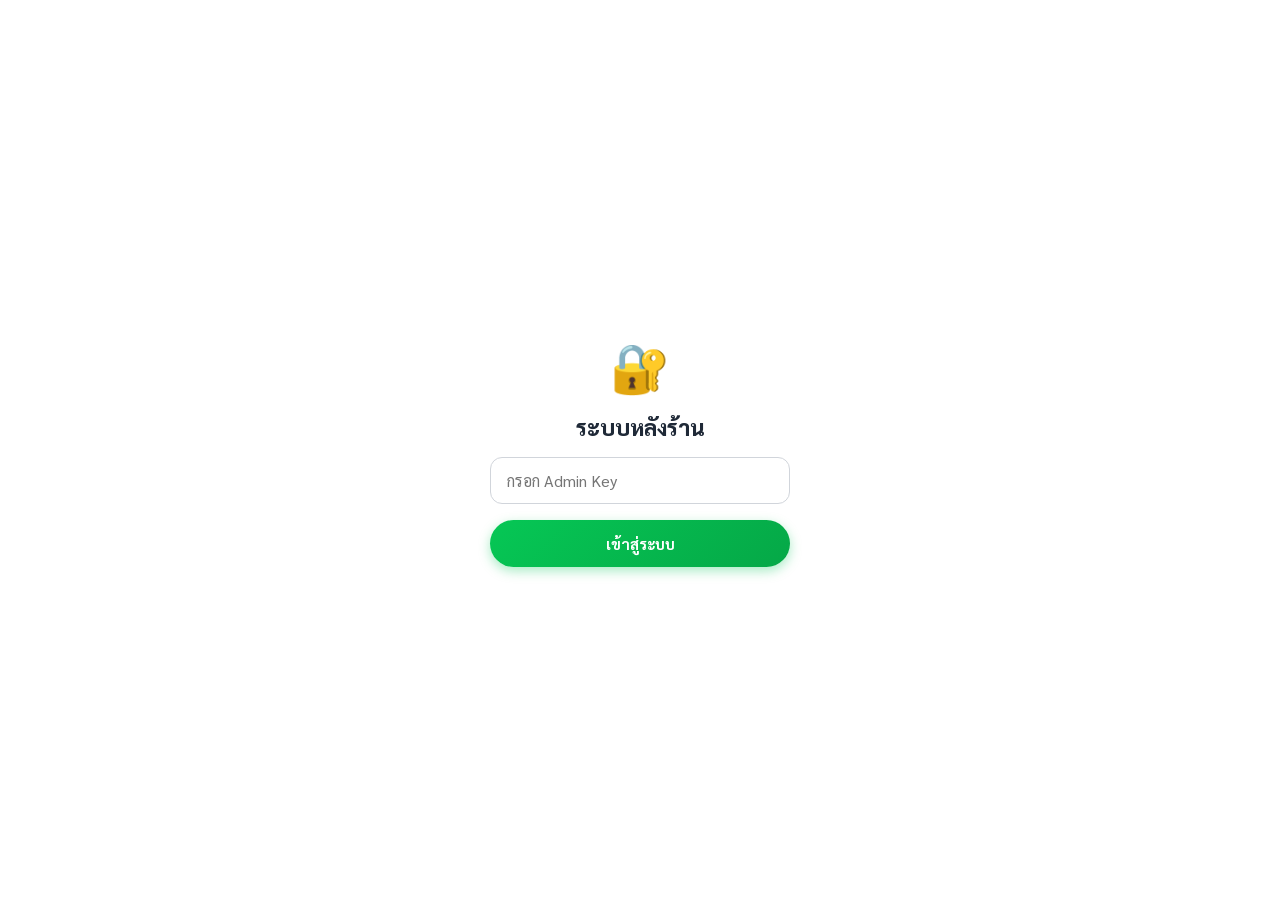
<file: admin.html>
<!DOCTYPE html>
<html lang="th">
<head>
  <meta charset="UTF-8">
  <meta name="viewport" content="width=device-width, initial-scale=1.0">
  <title>Admin - ระบบหลังร้าน</title>
  <link rel="stylesheet" href="css/style.css">
  <style>
    body { max-width: 100%; background: var(--color-gray-100); }
    .filter-bar {
      display: flex; gap: 8px; padding: 12px 16px;
      background: white; align-items: center;
      border-bottom: 1px solid var(--color-gray-100); flex-wrap: wrap;
    }
    .filter-date {
      flex: 1; min-width: 140px;
      border: 1.5px solid var(--color-gray-200, #E5E7EB);
      border-radius: 8px; padding: 8px 10px;
      font-family: var(--font-main); font-size: 14px; color: var(--color-gray-900);
    }
    .btn-refresh {
      background: var(--color-primary); color: white;
      border: none; border-radius: 8px;
      padding: 8px 16px; font-family: var(--font-main);
      font-size: 14px; font-weight: 700; cursor: pointer;
    }
    .tab-bar { display: flex; background: white; border-bottom: 1px solid var(--color-gray-100); }
    .tab-btn-admin {
      flex: 1; padding: 12px;
      font-family: var(--font-main); font-size: 14px; font-weight: 600;
      border: none; background: none; cursor: pointer;
      color: var(--color-gray-500); border-bottom: 2px solid transparent;
    }
    .tab-btn-admin.active { color: var(--color-primary); border-bottom-color: var(--color-primary); }
    .tab-content { display: none; }
    .tab-content.active { display: block; }
    .menu-admin-item {
      background: white; border-radius: 12px;
      padding: 14px; display: flex; align-items: center; gap: 12px;
      box-shadow: var(--shadow-card); margin-bottom: 8px;
    }
    .menu-admin-img {
      width: 52px; height: 52px; border-radius: 8px;
      object-fit: cover; background: var(--color-gray-100);
      flex-shrink: 0; font-size: 26px;
      display: flex; align-items: center; justify-content: center;
    }
    .menu-admin-info { flex: 1; }
    .menu-admin-name { font-weight: 700; font-size: 15px; }
    .menu-admin-price { font-size: 13px; color: var(--color-primary-dark); font-weight: 600; }
    .toggle-switch { position: relative; width: 48px; height: 26px; flex-shrink: 0; }
    .toggle-switch input { opacity: 0; width: 0; height: 0; }
    .toggle-slider {
      position: absolute; inset: 0;
      background: var(--color-gray-300); border-radius: 13px; cursor: pointer; transition: .2s;
    }
    .toggle-slider::before {
      content: ''; position: absolute;
      height: 20px; width: 20px; left: 3px; bottom: 3px;
      background: white; border-radius: 50%; transition: .2s;
      box-shadow: 0 1px 4px rgba(0,0,0,0.2);
    }
    input:checked + .toggle-slider { background: var(--color-primary); }
    input:checked + .toggle-slider::before { transform: translateX(22px); }

    /* ===== CANCEL MODAL ===== */
    .cancel-modal-body { padding: 8px 0 16px; }
    .cancel-order-info {
      background: var(--color-gray-100); border-radius: 12px;
      padding: 14px; margin-bottom: 16px;
    }
    .cancel-reason-list { display: flex; flex-direction: column; gap: 8px; margin-bottom: 16px; }
    .cancel-reason-btn {
      padding: 12px 16px; border-radius: 10px;
      border: 1.5px solid var(--color-gray-200, #E5E7EB);
      background: white; font-family: var(--font-main);
      font-size: 14px; text-align: left; cursor: pointer;
      transition: all 0.15s; color: var(--color-gray-700);
    }
    .cancel-reason-btn:hover, .cancel-reason-btn.selected {
      border-color: var(--color-danger);
      background: #FEF2F2; color: var(--color-danger);
    }
    .btn-confirm-cancel {
      width: 100%; padding: 13px;
      background: var(--color-danger); color: white;
      border: none; border-radius: 12px;
      font-family: var(--font-main); font-size: 15px; font-weight: 700;
      cursor: pointer; transition: opacity 0.2s;
    }
    .btn-confirm-cancel:disabled { opacity: 0.4; cursor: not-allowed; }
    .btn-cancel-back {
      width: 100%; padding: 11px; margin-top: 8px;
      background: transparent; color: var(--color-gray-500);
      border: 1.5px solid var(--color-gray-200, #E5E7EB);
      border-radius: 12px; font-family: var(--font-main);
      font-size: 14px; cursor: pointer;
    }

    #admin-login {
      position: fixed; inset: 0; background: white;
      display: flex; flex-direction: column;
      align-items: center; justify-content: center; gap: 16px;
      z-index: 999; padding: 32px;
    }
  </style>
</head>
<body>

<!-- Login Gate -->
<div id="admin-login">
  <div style="font-size:48px;">🔐</div>
  <h1 style="font-size:22px; font-weight:800;">ระบบหลังร้าน</h1>
  <input type="password" id="admin-key-input" placeholder="กรอก Admin Key"
    style="width:100%; max-width:300px; padding:12px 16px;
    border:1.5px solid var(--color-gray-300); border-radius:12px;
    font-family:var(--font-main); font-size:16px;">
  <button onclick="AdminPage.login()" class="btn btn-primary" style="max-width:300px;">เข้าสู่ระบบ</button>
  <div id="login-error" style="color:var(--color-danger);font-size:14px;display:none;">Admin Key ไม่ถูกต้อง</div>
</div>

<!-- Admin UI -->
<div id="admin-ui" style="display:none;">

  <div class="admin-header">
    <div class="admin-title">🏪 ระบบหลังร้าน</div>
    <div class="admin-subtitle" id="admin-date">วันนี้</div>
  </div>

  <div class="stats-grid" id="stats-grid">
    <div class="stat-card">
      <div class="stat-label">ออเดอร์วันนี้</div>
      <div class="stat-value" id="stat-orders">–</div>
      <div class="stat-unit">รายการ</div>
    </div>
    <div class="stat-card">
      <div class="stat-label">ยอดขาย</div>
      <div class="stat-value" id="stat-revenue">–</div>
      <div class="stat-unit">บาท</div>
    </div>
    <div class="stat-card">
      <div class="stat-label">กำลังทำ</div>
      <div class="stat-value" id="stat-cooking" style="color:var(--color-secondary)">–</div>
      <div class="stat-unit">รายการ</div>
    </div>
    <div class="stat-card">
      <div class="stat-label">เสร็จแล้ว</div>
      <div class="stat-value" id="stat-done" style="color:var(--color-success)">–</div>
      <div class="stat-unit">รายการ</div>
    </div>
  </div>

  <div class="filter-bar">
    <input type="date" class="filter-date" id="filter-date">
    <button class="btn-refresh" onclick="AdminPage.loadOrders()">🔄 โหลด</button>
    <a href="kitchen.html" style="background:var(--color-dark); color:white; border-radius:8px; padding:8px 14px; font-size:14px; font-weight:700;">
      👨‍🍳 จอครัว
    </a>
  </div>

  <div class="tab-bar">
    <button class="tab-btn-admin active" onclick="AdminPage.switchTab('orders', this)">📋 ออเดอร์</button>
    <button class="tab-btn-admin" onclick="AdminPage.switchTab('menu', this)">🍽️ เมนู</button>
  </div>

  <div class="tab-content active" id="tab-orders">
    <div class="orders-section" id="orders-list" style="padding-top:16px;">
      <div class="text-center" style="padding:40px;"><div class="loading-spinner" style="margin:0 auto;"></div></div>
    </div>
  </div>

  <div class="tab-content" id="tab-menu">
    <div style="padding:16px;" id="menu-admin-list">
      <div class="text-center" style="padding:40px;"><div class="loading-spinner" style="margin:0 auto;"></div></div>
    </div>
  </div>
</div>

<!-- ===== CANCEL ORDER MODAL ===== -->
<div class="modal-overlay" id="cancel-modal">
  <div class="modal">
    <div class="modal-handle"></div>
    <div style="font-size:18px; font-weight:800; color:var(--color-danger); margin-bottom:4px;">❌ ยกเลิกออเดอร์</div>
    <div style="font-size:13px; color:var(--color-gray-500); margin-bottom:16px;">กรุณาเลือกเหตุผลการยกเลิก</div>

    <div class="cancel-order-info" id="cancel-order-info">
      <!-- populated by script -->
    </div>

    <div class="cancel-reason-list" id="cancel-reason-list">
      <button class="cancel-reason-btn" onclick="AdminPage.selectReason(this, 'ลูกค้าขอยกเลิก')">👤 ลูกค้าขอยกเลิก</button>
      <button class="cancel-reason-btn" onclick="AdminPage.selectReason(this, 'วัตถุดิบหมด')">🥩 วัตถุดิบหมด</button>
      <button class="cancel-reason-btn" onclick="AdminPage.selectReason(this, 'สั่งซ้ำ / สั่งผิด')">🔁 สั่งซ้ำ / สั่งผิด</button>
      <button class="cancel-reason-btn" onclick="AdminPage.selectReason(this, 'ร้านปิด')">🚫 ร้านปิด</button>
      <button class="cancel-reason-btn" onclick="AdminPage.selectReason(this, 'อื่นๆ')">📝 อื่นๆ</button>
    </div>

    <button class="btn-confirm-cancel" id="btn-confirm-cancel" disabled onclick="AdminPage.confirmCancel()">
      ยืนยันยกเลิกออเดอร์
    </button>
    <button class="btn-cancel-back" onclick="AdminPage.closeCancel()">กลับ</button>
  </div>
</div>

<script src="js/cart.js"></script>
<script src="js/api.js"></script>
<script src="js/app.js"></script>
<script>
const AdminPage = (() => {
  let adminKey = '';
  let cancelOrderId = null;
  let cancelReason = null;

  const STATUS_LABELS = {
    pending:   { label: 'รอยืนยัน',  badge: 'badge-pending', next: 'cooking', nextLabel: '▶ เริ่มทำ' },
    paid:      { label: 'ชำระแล้ว',  badge: 'badge-paid',    next: 'cooking', nextLabel: '▶ เริ่มทำ' },
    cooking:   { label: 'กำลังทำ',   badge: 'badge-cooking', next: 'done',    nextLabel: '✅ เสร็จแล้ว' },
    done:      { label: 'เสร็จแล้ว', badge: 'badge-done',    next: null,      nextLabel: '' },
    cancelled: { label: 'ยกเลิกแล้ว',badge: 'badge-danger',  next: null,      nextLabel: '' },
  };

  // ===== LOGIN =====
  function login() {
    const key = document.getElementById('admin-key-input').value.trim();
    if (!key) return;
    adminKey = key;
    APP_CONFIG.ADMIN_KEY = key;
    API.getSalesReport(key).then(() => {
      document.getElementById('admin-login').style.display = 'none';
      document.getElementById('admin-ui').style.display = 'block';
      loadAll();
    }).catch(() => {
      document.getElementById('login-error').style.display = 'block';
      adminKey = '';
    });
  }

  function loadAll() {
    const today = new Date().toISOString().slice(0, 10);
    document.getElementById('filter-date').value = today;
    document.getElementById('admin-date').textContent = formatDate(today);
    loadOrders();
    loadMenu();
  }

  // ===== LOAD ORDERS =====
  async function loadOrders() {
    const date = document.getElementById('filter-date').value;
    const container = document.getElementById('orders-list');
    container.innerHTML = `<div class="text-center" style="padding:40px;"><div class="loading-spinner" style="margin:0 auto;"></div></div>`;

    try {
      const result = await API.getOrders(adminKey, date);
      const { orders, stats } = result;

      document.getElementById('stat-orders').textContent = stats.totalOrders;
      document.getElementById('stat-revenue').textContent = Math.round(stats.totalRevenue).toLocaleString('th-TH');
      document.getElementById('stat-cooking').textContent = orders.filter(o => o.status === 'cooking').length;
      document.getElementById('stat-done').textContent = orders.filter(o => o.status === 'done').length;

      if (orders.length === 0) {
        container.innerHTML = `<div class="text-center" style="padding:60px; color:var(--color-gray-500);">ไม่มีออเดอร์วันนี้</div>`;
        return;
      }

      container.innerHTML = orders.map(o => {
        const s = STATUS_LABELS[o.status] || STATUS_LABELS.pending;
        const items = (o.items || []).map(i => { const opt = i.optionsSummary ? ` (⚙️ ${i.optionsSummary})` : ''; return `${i.menuName} × ${i.quantity}${opt}`; }).join('<br>');
        const isCancelled = o.status === 'cancelled';
        const isDone = o.status === 'done';

        return `
          <div class="order-card status-${o.status}" id="oc-${o.orderId}"
            style="${isCancelled ? 'opacity:0.55;' : ''}">
            <div class="order-card-header">
              <div>
                <div class="order-card-id">#${o.orderId}</div>
                <div class="order-card-time">${formatTime(o.createdAt)} · ${o.customerName}</div>
              </div>
              <span class="status-badge ${s.badge}">${s.label}</span>
            </div>
            <div class="order-card-body">
              <div class="order-card-items">${items}</div>
              ${o.note ? `<div style="font-size:12px;color:var(--color-gray-500);margin-top:4px;">📝 ${o.note}</div>` : ''}
              ${o.cancelReason ? `<div style="font-size:12px;color:var(--color-danger);margin-top:4px;">❌ ${o.cancelReason}</div>` : ''}
              <div class="order-card-total">${formatPrice(o.totalPrice)}
                <span style="font-size:12px;font-weight:400;color:${o.paymentStatus==='paid'?'var(--color-success)':'var(--color-warning)'}">
                  · ${o.paymentStatus === 'paid' ? '✅ ชำระแล้ว' : '⏳ รอชำระ'}
                </span>
              </div>
            </div>
            <div class="order-card-footer">
              ${s.next ? `<button class="btn-sm btn-sm-primary" onclick="AdminPage.updateStatus('${o.orderId}','${s.next}')">${s.nextLabel}</button>` : ''}
              ${!isCancelled && !isDone ? `
                <button class="btn-sm" style="background:#FEE2E2; color:var(--color-danger); border:none;"
                  onclick="AdminPage.openCancel('${o.orderId}', '${o.customerName}', '${formatPrice(o.totalPrice)}')">
                  ❌ ยกเลิก
                </button>` : ''}
              <button class="btn-sm btn-sm-outline" onclick="AdminPage.loadOrders()">🔄</button>
            </div>
          </div>
        `;
      }).join('');

    } catch(err) {
      container.innerHTML = `<div class="text-center" style="padding:40px; color:var(--color-danger);">โหลดไม่สำเร็จ: ${err.message}</div>`;
    }
  }

  // ===== LOAD MENU =====
  async function loadMenu() {
    const container = document.getElementById('menu-admin-list');
    try {
      const result = await API.getMenu(true);
      container.innerHTML = (result.items || []).map(item => `
        <div class="menu-admin-item">
          <div class="menu-admin-img">
            ${item.image_url ? `<img src="${item.image_url}" alt="${item.name}" style="width:52px;height:52px;object-fit:cover;border-radius:8px;">` : '🍽️'}
          </div>
          <div class="menu-admin-info">
            <div class="menu-admin-name">${item.name}</div>
            <div class="menu-admin-price">${formatPrice(item.price)}</div>
          </div>
          <label class="toggle-switch">
            <input type="checkbox" ${item.status === 'active' ? 'checked' : ''}
              onchange="AdminPage.toggleMenu('${item.id}', this.checked)">
            <span class="toggle-slider"></span>
          </label>
        </div>
      `).join('');
    } catch(err) {
      container.innerHTML = `<div style="color:var(--color-danger);">โหลดเมนูไม่สำเร็จ</div>`;
    }
  }

  // ===== UPDATE STATUS =====
  async function updateStatus(orderId, status) {
    try {
      await API.updateOrderStatus(adminKey, orderId, status);
      Toast.success('อัปเดตสถานะแล้ว');
      loadOrders();
    } catch(err) { Toast.error('เกิดข้อผิดพลาด: ' + err.message); }
  }

  async function toggleMenu(menuId, isActive) {
    try {
      await API.updateMenuStatus(adminKey, menuId, isActive ? 'active' : 'inactive');
      Toast.success(isActive ? 'เปิดใช้งานเมนูแล้ว' : 'ปิดเมนูแล้ว');
    } catch(err) { Toast.error('เกิดข้อผิดพลาด'); loadMenu(); }
  }

  // ===== CANCEL ORDER =====
  function openCancel(orderId, customerName, total) {
    cancelOrderId = orderId;
    cancelReason = null;
    document.getElementById('cancel-order-info').innerHTML = `
      <div style="font-size:13px; color:var(--color-gray-500); margin-bottom:6px;">ออเดอร์ที่จะยกเลิก</div>
      <div style="font-weight:700; font-size:15px;">#${orderId}</div>
      <div style="font-size:13px; color:var(--color-gray-600, #4B5563); margin-top:2px;">
        ${customerName} · ${total}
      </div>
    `;
    // Reset reason buttons
    document.querySelectorAll('.cancel-reason-btn').forEach(b => b.classList.remove('selected'));
    document.getElementById('btn-confirm-cancel').disabled = true;
    document.getElementById('cancel-modal').classList.add('show');
  }

  function selectReason(btn, reason) {
    cancelReason = reason;
    document.querySelectorAll('.cancel-reason-btn').forEach(b => b.classList.remove('selected'));
    btn.classList.add('selected');
    document.getElementById('btn-confirm-cancel').disabled = false;
  }

  async function confirmCancel() {
    if (!cancelOrderId || !cancelReason) return;
    const btn = document.getElementById('btn-confirm-cancel');
    btn.disabled = true;
    btn.textContent = 'กำลังยกเลิก...';

    try {
      await API.updateOrderStatus(adminKey, cancelOrderId, 'cancelled');
      Toast.success(`ยกเลิกออเดอร์ #${cancelOrderId} แล้ว`);
      closeCancel();
      loadOrders();
    } catch(err) {
      Toast.error('ยกเลิกไม่สำเร็จ: ' + err.message);
      btn.disabled = false;
      btn.textContent = 'ยืนยันยกเลิกออเดอร์';
    }
  }

  function closeCancel() {
    document.getElementById('cancel-modal').classList.remove('show');
    cancelOrderId = null;
    cancelReason = null;
  }

  function switchTab(tab, btn) {
    document.querySelectorAll('.tab-btn-admin').forEach(b => b.classList.remove('active'));
    document.querySelectorAll('.tab-content').forEach(t => t.classList.remove('active'));
    btn.classList.add('active');
    document.getElementById('tab-' + tab).classList.add('active');
  }

  // Auto-refresh ทุก 30 วินาที
  setInterval(() => { if (adminKey) loadOrders(); }, 30000);

  document.addEventListener('DOMContentLoaded', () => {
    document.getElementById('admin-key-input').addEventListener('keydown', e => {
      if (e.key === 'Enter') login();
    });
    // ปิด modal เมื่อกด overlay
    document.getElementById('cancel-modal').addEventListener('click', function(e) {
      if (e.target === this) closeCancel();
    });
  });

  return { login, loadOrders, loadMenu, updateStatus, toggleMenu, switchTab, openCancel, selectReason, confirmCancel, closeCancel };
})();
</script>
</body>
</html>
</file>
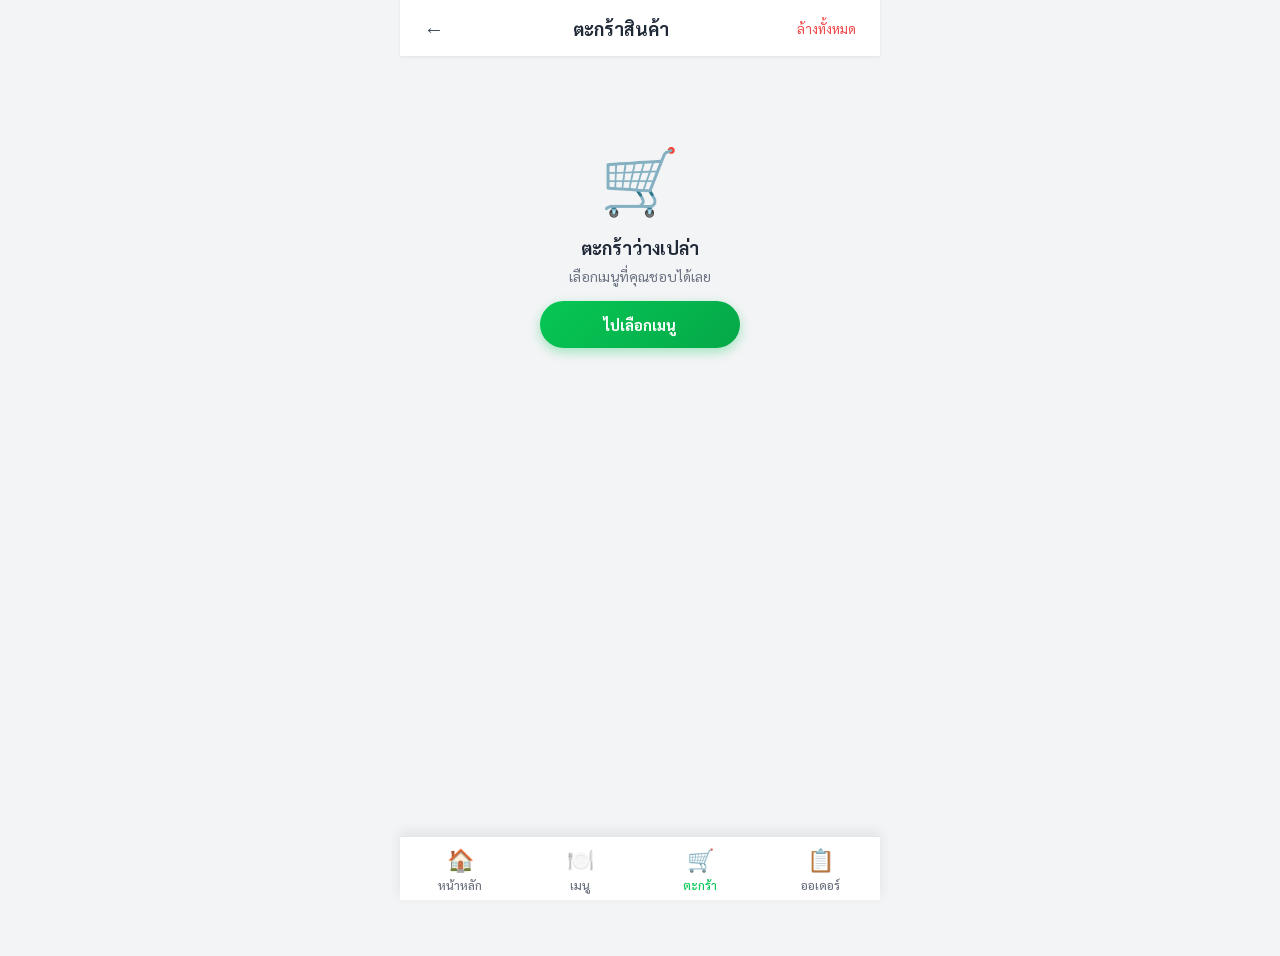
<file: checkout.html>
<!DOCTYPE html>
<html lang="th">
<head>
  <meta charset="UTF-8">
  <meta name="viewport" content="width=device-width, initial-scale=1.0, viewport-fit=cover">
  <meta name="theme-color" content="#06C755">
  <title>สรุปออเดอร์</title>
  <link rel="stylesheet" href="css/style.css">
  <script src="https://static.line-scdn.net/liff/edge/versions/2.22.3/sdk.js"></script>
  <style>
    .payment-options { display:flex; flex-direction:column; gap:10px; }
    .payment-option {
      display:flex; align-items:center; gap:12px; padding:14px;
      border:2px solid var(--color-gray-200, #E5E7EB);
      border-radius:var(--radius-md);
      background:var(--color-white); cursor:pointer; transition:all 0.2s;
    }
    .payment-option.selected {
      border-color:var(--color-primary); background:var(--color-primary-light);
    }
    .payment-option-icon {
      width:44px; height:44px; border-radius:var(--radius-sm);
      display:flex; align-items:center; justify-content:center;
      font-size:22px; flex-shrink:0;
    }
    .icon-linepay { background:var(--color-primary); }
    .icon-cash    { background:#F59E0B; }
    .payment-option-info { flex:1; }
    .payment-option-name { font-weight:700; font-size:15px; color:var(--color-gray-900); }
    .payment-option-desc { font-size:12px; color:var(--color-gray-500); margin-top:2px; }
    .payment-radio {
      width:20px; height:20px; border-radius:50%;
      border:2px solid var(--color-gray-300);
      display:flex; align-items:center; justify-content:center;
      flex-shrink:0; transition:all 0.2s;
    }
    .payment-option.selected .payment-radio {
      border-color:var(--color-primary); background:var(--color-primary);
    }
    .payment-option.selected .payment-radio::after {
      content:''; width:8px; height:8px; border-radius:50%; background:white;
    }
    .confirm-bar {
      position:fixed; bottom:0; left:50%; transform:translateX(-50%);
      width:100%; max-width:480px; background:white; padding:12px 16px;
      padding-bottom:calc(12px + env(safe-area-inset-bottom, 0px) + 50px);
      box-shadow:0 -4px 16px rgba(0,0,0,0.1); z-index:100;
    }

    /* ===== ชื่อผู้สั่ง ===== */
    .customer-card {
      display:flex; align-items:center; gap:12px;
      padding:14px 16px;
      background:var(--color-primary-light);
      border-radius:var(--radius-md);
      border:1.5px solid var(--color-primary);
    }
    .customer-avatar {
      width:40px; height:40px; border-radius:50%;
      background:var(--color-primary);
      display:flex; align-items:center; justify-content:center;
      font-size:20px; flex-shrink:0; overflow:hidden;
    }
    .customer-avatar img { width:100%; height:100%; object-fit:cover; }
    .customer-name { font-weight:700; font-size:15px; color:var(--color-gray-900); }
    .customer-label { font-size:12px; color:var(--color-gray-500); margin-bottom:2px; }

    /* ===== กันกดซ้ำ ===== */
    .btn-submitting {
      opacity:0.7 !important;
      cursor:not-allowed !important;
      pointer-events:none !important;
    }
  </style>
</head>
<body>

<header class="app-header">
  <a href="cart.html" class="header-back">←</a>
  <span class="header-title">สรุปออเดอร์</span>
  <div style="width:36px;"></div>
</header>

<main class="page" style="padding-bottom:180px;">
  <div class="page-content" style="padding-top:16px;">

    <!-- ✅ ชื่อผู้สั่ง -->
    <div class="checkout-section">
      <div class="checkout-section-title">ผู้สั่ง</div>
      <div class="customer-card">
        <div class="customer-avatar" id="customer-avatar">👤</div>
        <div>
          <div class="customer-label">ชื่อ LINE</div>
          <div class="customer-name" id="customer-name">กำลังโหลด...</div>
        </div>
      </div>
    </div>

    <!-- รายการอาหาร -->
    <div class="checkout-section">
      <div class="checkout-section-title">รายการอาหาร</div>
      <div class="order-items-list" id="order-items-list"></div>
    </div>

    <!-- สรุปราคา -->
    <div class="checkout-section">
      <div class="checkout-section-title">สรุปราคา</div>
      <div class="price-breakdown">
        <div class="price-row"><span>ราคาอาหาร</span><span id="subtotal-val">฿0</span></div>
        <div class="price-row"><span>ค่าบริการ</span><span>ฟรี</span></div>
        <div class="price-row total">
          <span>ยอดรวมทั้งหมด</span>
          <span class="price-value" id="total-val">฿0</span>
        </div>
      </div>
    </div>

    <!-- วิธีชำระเงิน -->
    <div class="checkout-section">
      <div class="checkout-section-title">เลือกวิธีชำระเงิน</div>
      <div class="payment-options">
        <div class="payment-option selected" id="opt-linepay"
          onclick="CheckoutPage.selectPayment('linepay')">
          <div class="payment-option-icon icon-linepay">💚</div>
          <div class="payment-option-info">
            <div class="payment-option-name">LINE Pay</div>
            <div class="payment-option-desc">ชำระออนไลน์ผ่าน LINE Pay ทันที</div>
          </div>
          <div class="payment-radio" id="radio-linepay"></div>
        </div>
        <div class="payment-option" id="opt-cash"
          onclick="CheckoutPage.selectPayment('cash')">
          <div class="payment-option-icon icon-cash">💵</div>
          <div class="payment-option-info">
            <div class="payment-option-name">เงินสดที่ร้าน</div>
            <div class="payment-option-desc">ชำระเงินสดเมื่อมารับอาหารที่ร้าน</div>
          </div>
          <div class="payment-radio" id="radio-cash"></div>
        </div>
      </div>
    </div>

    <!-- หมายเหตุ -->
    <div class="checkout-section">
      <div class="checkout-section-title">หมายเหตุ</div>
      <div id="note-display" style="font-size:14px; color:var(--color-gray-600, #4B5563);">ไม่มีหมายเหตุ</div>
    </div>

  </div>
</main>

<!-- Confirm Bar -->
<div class="confirm-bar">
  <button class="btn btn-primary" id="confirm-btn" onclick="CheckoutPage.confirm()">
    <span id="confirm-btn-text">ชำระเงินด้วย LINE Pay</span>
    <span id="confirm-btn-icon">💚</span>
  </button>
</div>

<!-- Processing Modal -->
<div class="modal-overlay" id="processing-modal">
  <div class="modal" style="text-align:center; padding:40px 24px;">
    <div style="font-size:48px; margin-bottom:16px;">⏳</div>
    <div style="font-size:18px; font-weight:700; margin-bottom:8px;" id="processing-text">
      กำลังสร้างออเดอร์...
    </div>
    <div style="font-size:14px; color:var(--color-gray-500);">กรุณารอสักครู่ อย่ากดซ้ำ</div>
    <div class="loading-spinner" style="margin:20px auto 0;"></div>
  </div>
</div>

<!-- Cash Success Modal -->
<div class="modal-overlay" id="cash-success-modal">
  <div class="modal">
    <div class="modal-handle"></div>
    <div style="text-align:center; padding:16px 0 8px;">
      <div style="font-size:64px; margin-bottom:16px;">✅</div>
      <div style="font-size:22px; font-weight:700; margin-bottom:4px;">สั่งอาหารสำเร็จ!</div>
      <div style="font-size:14px; color:var(--color-gray-500); margin-bottom:16px;"
        id="cash-customer-name"></div>
      <div style="background:#FEF3C7; border-radius:12px; padding:14px;
        margin-bottom:16px; font-size:14px; color:#92400E; text-align:left;">
        💵 <strong>กรุณาชำระเงินสดที่ร้าน</strong><br>
        <span style="font-size:13px; display:block; margin-top:4px;">
          แจ้ง Order ID ให้พนักงานเมื่อมารับอาหาร
        </span>
      </div>
      <div style="background:var(--color-gray-100); border-radius:12px;
        padding:14px; margin-bottom:20px;">
        <div style="font-size:12px; color:var(--color-gray-500); margin-bottom:4px;">Order ID</div>
        <div style="font-size:22px; font-weight:800; color:var(--color-gray-900);"
          id="cash-order-id">#–</div>
        <div style="font-size:18px; font-weight:700; color:var(--color-primary-dark); margin-top:4px;"
          id="cash-order-total"></div>
      </div>
      <button class="btn btn-primary" onclick="CheckoutPage.closeCashSuccess()">
        ติดตามสถานะออเดอร์ →
      </button>
    </div>
  </div>
</div>

<script src="js/cart.js"></script>
<script src="js/api.js"></script>
<script src="js/app.js"></script>
<script>
const CheckoutPage = (() => {
  let selectedPayment = 'linepay';
  let lastOrderId = null;
  let lastTotal = 0;
  let isSubmitting = false; // ✅ ป้องกันกดซ้ำ

  // ===== RENDER =====
  function render() {
    const items = Cart.getItems();
    const total = Cart.getTotal();
    lastTotal = total;
    if (items.length === 0) { window.location.href = 'cart.html'; return; }

    document.getElementById('order-items-list').innerHTML = items.map(item => `
      <div class="order-item-row">
        <div>
          <span class="order-item-name">${item.name}</span>
          <span class="order-item-qty"> × ${item.qty}</span>
        </div>
        <span class="order-item-subtotal">${formatPrice(item.price * item.qty)}</span>
      </div>
    `).join('<hr class="divider">');

    document.getElementById('subtotal-val').textContent = formatPrice(total);
    document.getElementById('total-val').textContent = formatPrice(total);
    const note = localStorage.getItem('order_note') || '';
    document.getElementById('note-display').textContent = note || 'ไม่มีหมายเหตุ';
  }

  // ===== LOAD CUSTOMER INFO =====
  async function loadCustomerInfo() {
    try {
      await LiffManager.init();
      const name = LiffManager.getDisplayName();
      const profile = LiffManager.getProfile();

      document.getElementById('customer-name').textContent = name || 'Guest';

      // ใส่รูป profile ถ้ามี
      if (profile && profile.pictureUrl) {
        document.getElementById('customer-avatar').innerHTML =
          `<img src="${profile.pictureUrl}" alt="${name}">`;
      } else {
        document.getElementById('customer-avatar').textContent = '👤';
      }
    } catch (e) {
      document.getElementById('customer-name').textContent = 'Guest';
    }
  }

  // ===== SELECT PAYMENT =====
  function selectPayment(method) {
    if (isSubmitting) return; // ✅ ป้องกันเปลี่ยนระหว่าง submit
    selectedPayment = method;
    document.getElementById('opt-linepay').classList.toggle('selected', method === 'linepay');
    document.getElementById('opt-cash').classList.toggle('selected', method === 'cash');
    const btn = document.getElementById('confirm-btn');
    if (method === 'linepay') {
      document.getElementById('confirm-btn-text').textContent = 'ชำระเงินด้วย LINE Pay';
      document.getElementById('confirm-btn-icon').textContent = '💚';
      btn.style.background = '';
    } else {
      document.getElementById('confirm-btn-text').textContent = 'ยืนยันสั่งอาหาร (ชำระที่ร้าน)';
      document.getElementById('confirm-btn-icon').textContent = '💵';
      btn.style.background = 'linear-gradient(135deg,#F59E0B,#D97706)';
    }
  }

  // ===== CONFIRM =====
  async function confirm() {
    // ✅ ป้องกันกดซ้ำทุกกรณี
    if (isSubmitting) return;
    isSubmitting = true;

    const btn = document.getElementById('confirm-btn');
    btn.classList.add('btn-submitting');
    btn.disabled = true;
    document.getElementById('processing-modal').classList.add('show');
    document.getElementById('processing-text').textContent = 'กำลังสร้างออเดอร์...';

    try {
      await LiffManager.init();
      const name = LiffManager.getDisplayName();
      const orderPayload = Cart.toOrderPayload(LiffManager.getUserId(), name);
      orderPayload.note = localStorage.getItem('order_note') || '';
      orderPayload.paymentMethod = selectedPayment;

      // สร้างออเดอร์
      const orderResult = await API.createOrder(orderPayload);
      const orderId = orderResult.orderId;
      lastOrderId = orderId;

      if (selectedPayment === 'linepay') {
        document.getElementById('processing-text').textContent = 'กำลังเชื่อมต่อ LINE Pay...';
        const paymentResult = await API.createPayment(orderId);
        if (paymentResult.paymentUrl) {
          Cart.clear();
          localStorage.removeItem('order_note');
          // ✅ redirect ออกไปเลย ไม่ต้อง reset isSubmitting
          window.location.href = paymentResult.paymentUrl;
        } else {
          throw new Error('ไม่สามารถสร้าง payment URL ได้');
        }

      } else {
        // เงินสด
        Cart.clear();
        localStorage.removeItem('order_note');
        localStorage.setItem('last_order_id', orderId);
        document.getElementById('processing-modal').classList.remove('show');
        document.getElementById('cash-order-id').textContent = '#' + orderId;
        document.getElementById('cash-order-total').textContent = formatPrice(lastTotal);
        // ✅ แสดงชื่อผู้สั่งใน popup ด้วย
        document.getElementById('cash-customer-name').textContent =
          `สั่งโดย: ${name || 'Guest'}`;
        document.getElementById('cash-success-modal').classList.add('show');
      }

    } catch (err) {
      console.error('Checkout error:', err);
      document.getElementById('processing-modal').classList.remove('show');

      // ✅ reset ทุกอย่างเมื่อ error
      isSubmitting = false;
      btn.classList.remove('btn-submitting');
      btn.disabled = false;

      // แสดง error ที่เข้าใจง่าย
      let errMsg = 'กรุณาลองใหม่อีกครั้ง';
      if (err.message && err.message.includes('LINE Pay')) {
        errMsg = 'LINE Pay ยังไม่พร้อมใช้งาน กรุณาเลือกชำระเงินสดแทน';
      } else if (err.message) {
        errMsg = err.message;
      }
      Toast.error(errMsg);
    }
  }

  function closeCashSuccess() {
    document.getElementById('cash-success-modal').classList.remove('show');
    window.location.href = 'order-status.html?orderId=' + lastOrderId;
  }

  document.addEventListener('DOMContentLoaded', () => {
    render();
    loadCustomerInfo();
  });

  return { confirm, selectPayment, closeCashSuccess };
})();
</script>
</body>
</html>
</file>
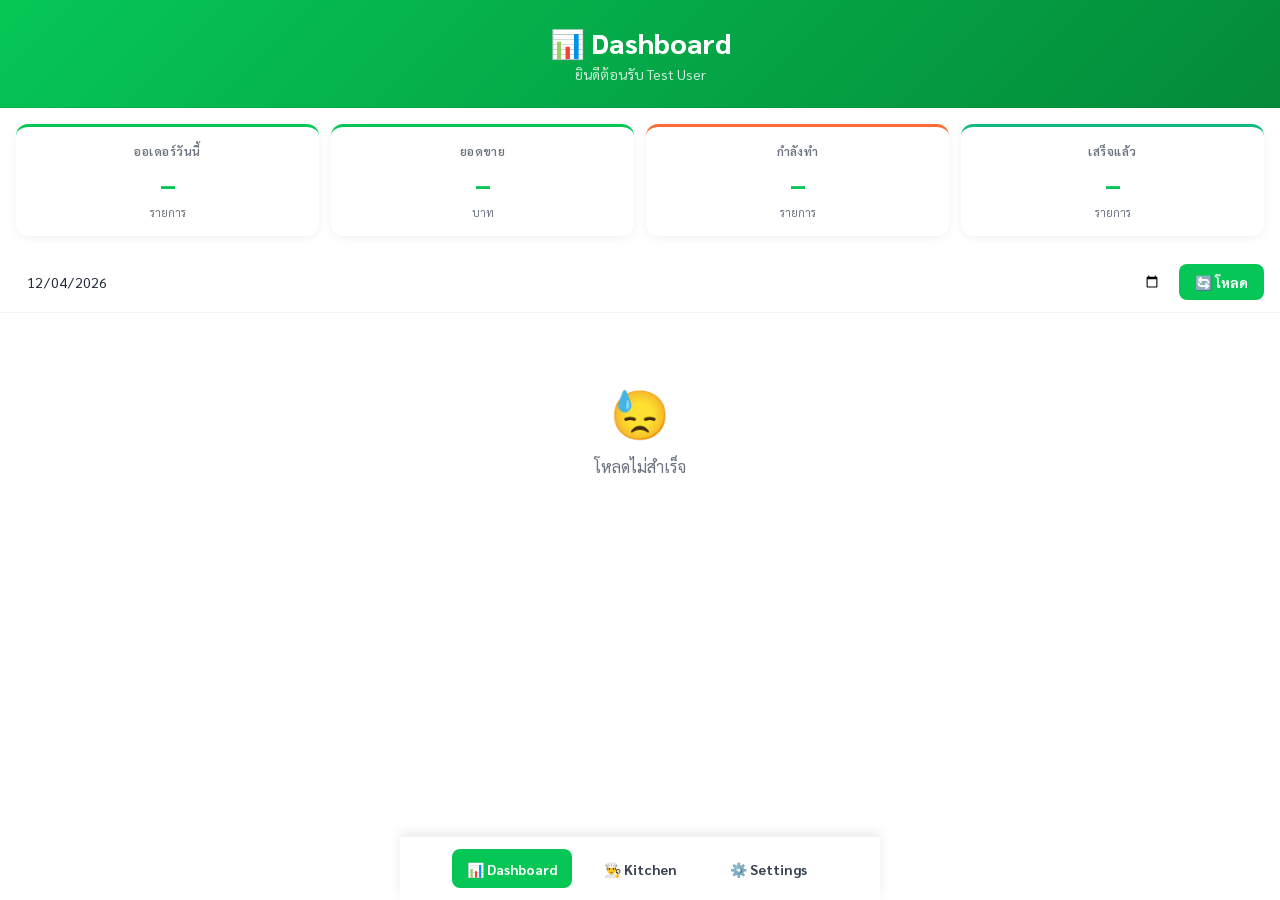
<file: Dashboard.html>
<!DOCTYPE html>
<html lang="th">
<head>
  <meta charset="UTF-8">
  <meta name="viewport" content="width=device-width, initial-scale=1.0, viewport-fit=cover">
  <meta name="theme-color" content="#06C755">
  <title>Dashboard - Merchant</title>
  <link rel="stylesheet" href="css/style.css">
  <style>
    body { background: var(--color-gray-50); max-width: 100%; }
    .dashboard-header {
      background: linear-gradient(135deg, #06C755, #048A3A);
      color: white; padding: 24px 16px; text-align: center;
      border-bottom: 1px solid rgba(0,0,0,0.1);
    }
    .dashboard-title { font-size: 28px; font-weight: 800; margin: 0; }
    .dashboard-subtitle { font-size: 14px; opacity: 0.8; margin-top: 4px; }

    .stats-grid {
      display: grid; grid-template-columns: repeat(auto-fit, minmax(140px, 1fr));
      gap: 12px; padding: 16px;
    }
    .stat-card {
      background: white; padding: 16px; border-radius: 12px;
      text-align: center; box-shadow: var(--shadow-card);
      border-top: 3px solid #06C755;
    }
    .stat-label { font-size: 12px; color: var(--color-gray-500); margin-bottom: 6px; }
    .stat-value { font-size: 28px; font-weight: 800; color: #06C755; }
    .stat-unit { font-size: 11px; color: var(--color-gray-500); margin-top: 4px; }

    .filter-bar {
      display: flex; gap: 8px; padding: 12px 16px;
      background: white; border-bottom: 1px solid var(--color-gray-100);
      flex-wrap: wrap;
    }
    .filter-date { flex: 1; min-width: 140px; padding: 8px 10px;
      border: 1.5px solid var(--color-gray-200);
      border-radius: 8px; font-family: var(--font-main);
      font-size: 14px; color: var(--color-gray-900); }
    .btn-refresh { background: #06C755; color: white; border: none;
      border-radius: 8px; padding: 8px 16px; font-family: var(--font-main);
      font-size: 14px; font-weight: 700; cursor: pointer; }

    .order-list { padding: 8px 16px; }
    .order-item {
      background: white; border-radius: 12px; padding: 14px;
      margin-bottom: 8px; box-shadow: var(--shadow-card);
      border-left: 4px solid #06C755; cursor: pointer;
      transition: transform 0.2s, box-shadow 0.2s;
    }
    .order-item:hover { transform: translateY(-2px); box-shadow: 0 4px 12px rgba(0,0,0,0.15); }
    .order-item.pending { border-left-color: #F59E0B; }
    .order-item.cooking { border-left-color: #FF6B35; }
    .order-item.done { border-left-color: #10B981; }

    .order-header { display: flex; justify-content: space-between; align-items: center; margin-bottom: 8px; }
    .order-id { font-weight: 800; font-size: 15px; }
    .order-status { font-size: 12px; padding: 4px 8px; border-radius: 6px;
      font-weight: 700; }
    .status-pending { background: #FEF3C7; color: #92400E; }
    .status-paid { background: #DBEAFE; color: #1E40AF; }
    .status-cooking { background: #FFEDD5; color: #92400B; }
    .status-done { background: #D1FAE5; color: #065F46; }

    .order-info { font-size: 13px; color: var(--color-gray-600); margin-bottom: 8px; }
    .order-actions { display: flex; gap: 6px; }
    .btn-sm-action { flex: 1; padding: 8px; font-size: 12px; font-weight: 700;
      border: none; border-radius: 6px; cursor: pointer; font-family: var(--font-main);
      transition: opacity 0.2s; }
    .btn-action-next { background: #06C755; color: white; }
    .btn-action-next:active { opacity: 0.8; }
    .btn-action-cancel { background: #FEE2E2; color: #C0392B; }

    .bottom-nav { position: fixed; bottom: 0; left: 50%; transform: translateX(-50%);
      width: 100%; max-width: 480px; background: white;
      border-top: 1px solid var(--color-gray-100); padding: 12px 16px;
      padding-bottom: calc(12px + env(safe-area-inset-bottom, 0px));
      box-shadow: 0 -4px 12px rgba(0,0,0,0.08); display: flex; gap: 8px;
      justify-content: center; z-index: 50;
    }
    .nav-btn { flex: 1; max-width: 120px; padding: 10px;
      border: 1.5px solid var(--color-gray-200); border-radius: 8px;
      background: white; color: var(--color-gray-700); font-weight: 700;
      font-size: 14px; cursor: pointer; font-family: var(--font-main); }
    .nav-btn.active { background: #06C755; color: white; border-color: #06C755; }

    .empty-state { padding: 60px 20px; text-align: center; color: var(--color-gray-500); }
    .empty-icon { font-size: 48px; margin-bottom: 12px; }

    main { padding-bottom: 100px; }

    .modal-overlay { position: fixed; inset: 0; background: rgba(0,0,0,0.5);
      display: none; align-items: flex-end; justify-content: center;
      z-index: 200; }
    .modal-overlay.show { display: flex; }
    .modal-sheet { background: white; border-radius: 24px 24px 0 0;
      width: 100%; max-width: 480px; max-height: 80vh; overflow-y: auto;
      animation: slideUp 0.3s ease-out; padding: 20px; padding-bottom: calc(20px + env(safe-area-inset-bottom, 0px)); }
    @keyframes slideUp { from { transform: translateY(100%); } to { transform: translateY(0); } }

    .order-detail { }
    .order-detail-row { display: flex; justify-content: space-between;
      padding: 10px 0; border-bottom: 1px solid var(--color-gray-100); }
    .order-detail-label { color: var(--color-gray-600); font-size: 13px; }
    .order-detail-value { font-weight: 600; font-size: 14px; }
  </style>
</head>
<body>

<!-- Header -->
<div class="dashboard-header">
  <h1 class="dashboard-title">📊 Dashboard</h1>
  <div class="dashboard-subtitle" id="merchant-name">Loading...</div>
</div>

<!-- Stats -->
<div class="stats-grid">
  <div class="stat-card">
    <div class="stat-label">ออเดอร์วันนี้</div>
    <div class="stat-value" id="stat-orders">–</div>
    <div class="stat-unit">รายการ</div>
  </div>
  <div class="stat-card" style="border-top-color: #06C755;">
    <div class="stat-label">ยอดขาย</div>
    <div class="stat-value" id="stat-revenue">–</div>
    <div class="stat-unit">บาท</div>
  </div>
  <div class="stat-card" style="border-top-color: #FF6B35;">
    <div class="stat-label">กำลังทำ</div>
    <div class="stat-value" id="stat-cooking">–</div>
    <div class="stat-unit">รายการ</div>
  </div>
  <div class="stat-card" style="border-top-color: #10B981;">
    <div class="stat-label">เสร็จแล้ว</div>
    <div class="stat-value" id="stat-done">–</div>
    <div class="stat-unit">รายการ</div>
  </div>
</div>

<!-- Filter -->
<div class="filter-bar">
  <input type="date" class="filter-date" id="filter-date">
  <button class="btn-refresh" onclick="DashboardPage.loadOrders()">🔄 โหลด</button>
</div>

<!-- Orders List -->
<main>
  <div class="order-list" id="orders-list">
    <div class="empty-state">
      <div class="empty-icon">📋</div>
      <div>โหลดข้อมูล...</div>
    </div>
  </div>
</main>

<!-- Order Detail Modal -->
<div class="modal-overlay" id="detail-modal">
  <div class="modal-sheet" id="detail-sheet">
    <!-- populated by script -->
  </div>
</div>

<!-- Bottom Nav -->
<div class="bottom-nav">
  <button class="nav-btn active" onclick="DashboardPage.switchTab('dashboard')">📊 Dashboard</button>
  <button class="nav-btn" onclick="DashboardPage.switchTab('kitchen')">👨‍🍳 Kitchen</button>
  <button class="nav-btn" onclick="DashboardPage.switchTab('settings')">⚙️ Settings</button>
</div>

<script src="js/cart.js"></script>
<script src="js/api.js"></script>
<script src="js/app.js"></script>
<script>
const DashboardPage = (() => {
  let allOrders = [];
  const ADMIN_KEY = 'aod12345'; // ต้องตรงกับ CONFIG.ADMIN_KEY ใน backend

  async function loadOrders() {
    const date = document.getElementById('filter-date').value || getTodayDate();
    
    try {
      const result = await API.getOrders(ADMIN_KEY, date);
      const { orders, stats } = result;

      allOrders = orders || [];
      
      // Update stats
      document.getElementById('stat-orders').textContent = stats.totalOrders;
      document.getElementById('stat-revenue').textContent = Math.round(stats.totalRevenue).toLocaleString('th-TH');
      document.getElementById('stat-cooking').textContent = orders.filter(o => o.status === 'cooking').length;
      document.getElementById('stat-done').textContent = orders.filter(o => o.status === 'done').length;

      renderOrders();
    } catch (err) {
      console.error('Load error:', err);
      document.getElementById('orders-list').innerHTML = 
        `<div class="empty-state"><div class="empty-icon">😓</div><div>โหลดไม่สำเร็จ</div></div>`;
    }
  }

  function renderOrders() {
    const container = document.getElementById('orders-list');
    
    if (allOrders.length === 0) {
      container.innerHTML = `
        <div class="empty-state">
          <div class="empty-icon">✨</div>
          <div>ไม่มีออเดอร์</div>
        </div>`;
      return;
    }

    container.innerHTML = allOrders.map(order => {
      const statusMap = {
        'pending': { label: 'รอชำระ', badge: 'status-pending' },
        'paid': { label: 'ชำระแล้ว', badge: 'status-paid' },
        'cooking': { label: 'กำลังทำ', badge: 'status-cooking' },
        'done': { label: 'เสร็จแล้ว', badge: 'status-done' },
        'cancelled': { label: 'ยกเลิก', badge: 'status-pending' }
      };
      const s = statusMap[order.status] || statusMap.pending;
      
      return `
        <div class="order-item ${order.status}" onclick="DashboardPage.showDetail('${order.orderId}')">
          <div class="order-header">
            <span class="order-id">#${order.orderId}</span>
            <span class="order-status ${s.badge}">${s.label}</span>
          </div>
          <div class="order-info">
            ${order.customerName} • ฿${Number(order.totalPrice).toLocaleString()} 
            • ${new Date(order.createdAt).toLocaleTimeString('th-TH', {hour:'2-digit', minute:'2-digit'})}
          </div>
          <div class="order-actions">
            ${order.status === 'paid' ? `
              <button class="btn-sm-action btn-action-next" 
                onclick="event.stopPropagation(); DashboardPage.updateStatus('${order.orderId}', 'cooking')">
                🔥 ทำ
              </button>` : ''}
            ${order.status === 'cooking' ? `
              <button class="btn-sm-action btn-action-next" 
                onclick="event.stopPropagation(); DashboardPage.updateStatus('${order.orderId}', 'done')">
                ✅ เสร็จ
              </button>` : ''}
            ${order.status !== 'done' && order.status !== 'cancelled' ? `
              <button class="btn-sm-action btn-action-cancel" 
                onclick="event.stopPropagation(); DashboardPage.updateStatus('${order.orderId}', 'cancelled')">
                ❌
              </button>` : ''}
          </div>
        </div>
      `;
    }).join('');
  }

  async function updateStatus(orderId, status) {
    try {
      await API.updateOrderStatus(ADMIN_KEY, orderId, status);
      Toast.success('อัปเดตแล้ว');
      await loadOrders();
    } catch (err) {
      Toast.error('เกิดข้อผิดพลาด');
    }
  }

  function showDetail(orderId) {
    const order = allOrders.find(o => o.orderId === orderId);
    if (!order) return;

    const items = (order.items || []).map(i => `
      <div class="order-detail-row">
        <span class="order-detail-label">${i.menuName}${i.optionsSummary ? ` (${i.optionsSummary})` : ''}</span>
        <span class="order-detail-value">x${i.quantity}</span>
      </div>
    `).join('');

    const sheet = document.getElementById('detail-sheet');
    sheet.innerHTML = `
      <div style="margin-bottom: 16px;">
        <h2 style="font-size: 20px; font-weight: 800; margin: 0 0 4px;">ออเดอร์ #${order.orderId}</h2>
        <div style="font-size: 13px; color: var(--color-gray-500);">${order.customerName}</div>
      </div>

      <div class="order-detail">
        <div class="order-detail-row">
          <span class="order-detail-label">สถานะ</span>
          <span class="order-detail-value">${{
            'pending': 'รอชำระ', 'paid': 'ชำระแล้ว', 'cooking': 'กำลังทำ',
            'done': 'เสร็จแล้ว', 'cancelled': 'ยกเลิก'
          }[order.status]}</span>
        </div>
        <div class="order-detail-row">
          <span class="order-detail-label">รายการ</span>
          <span class="order-detail-value">${order.items?.length || 0} รายการ</span>
        </div>
        <div class="order-detail-row">
          <span class="order-detail-label">ยอดรวม</span>
          <span class="order-detail-value">฿${Number(order.totalPrice).toLocaleString()}</span>
        </div>
        <div class="order-detail-row">
          <span class="order-detail-label">ชำระเงิน</span>
          <span class="order-detail-value">${order.paymentStatus === 'paid' ? '✅ แล้ว' : '⏳ รอ'}</span>
        </div>
      </div>

      <div style="margin-top: 16px; padding-top: 16px; border-top: 1px solid var(--color-gray-100);">
        <div style="font-weight: 700; margin-bottom: 10px;">รายการอาหาร</div>
        ${items}
      </div>

      ${order.note ? `
        <div style="margin-top: 16px; padding: 12px; background: var(--color-gray-50);
          border-radius: 8px; font-size: 13px;">
          <strong>📝 หมายเหตุ:</strong><br>
          ${order.note}
        </div>
      ` : ''}

      <button onclick="document.getElementById('detail-modal').classList.remove('show')" 
        style="width: 100%; margin-top: 16px; padding: 12px;
        background: var(--color-gray-200); border: none; border-radius: 8px;
        font-weight: 700; cursor: pointer;">ปิด</button>
    `;

    document.getElementById('detail-modal').classList.add('show');
  }

  function switchTab(tab) {
    if (tab === 'kitchen') {
      window.location.href = 'kitchen.html';
    } else if (tab === 'settings') {
      window.location.href = 'settings.html';
    }
  }

  function getTodayDate() {
    const d = new Date();
    return `${d.getFullYear()}-${String(d.getMonth()+1).padStart(2,'0')}-${String(d.getDate()).padStart(2,'0')}`;
  }

  // Init
  document.addEventListener('DOMContentLoaded', async () => {
    // Auto-load merchant name from LIFF (if available)
    try {
      await LiffManager.init();
      const name = LiffManager.getDisplayName();
      document.getElementById('merchant-name').textContent = `ยินดีต้อนรับ ${name}`;
    } catch (e) {
      document.getElementById('merchant-name').textContent = 'Merchant Dashboard';
    }

    // Set today's date
    document.getElementById('filter-date').value = getTodayDate();
    
    // Load orders
    loadOrders();
    
    // Auto-refresh every 30 seconds
    setInterval(loadOrders, 30000);
  });

  return { loadOrders, updateStatus, showDetail, switchTab };
})();
</script>
</body>
</html>
</file>
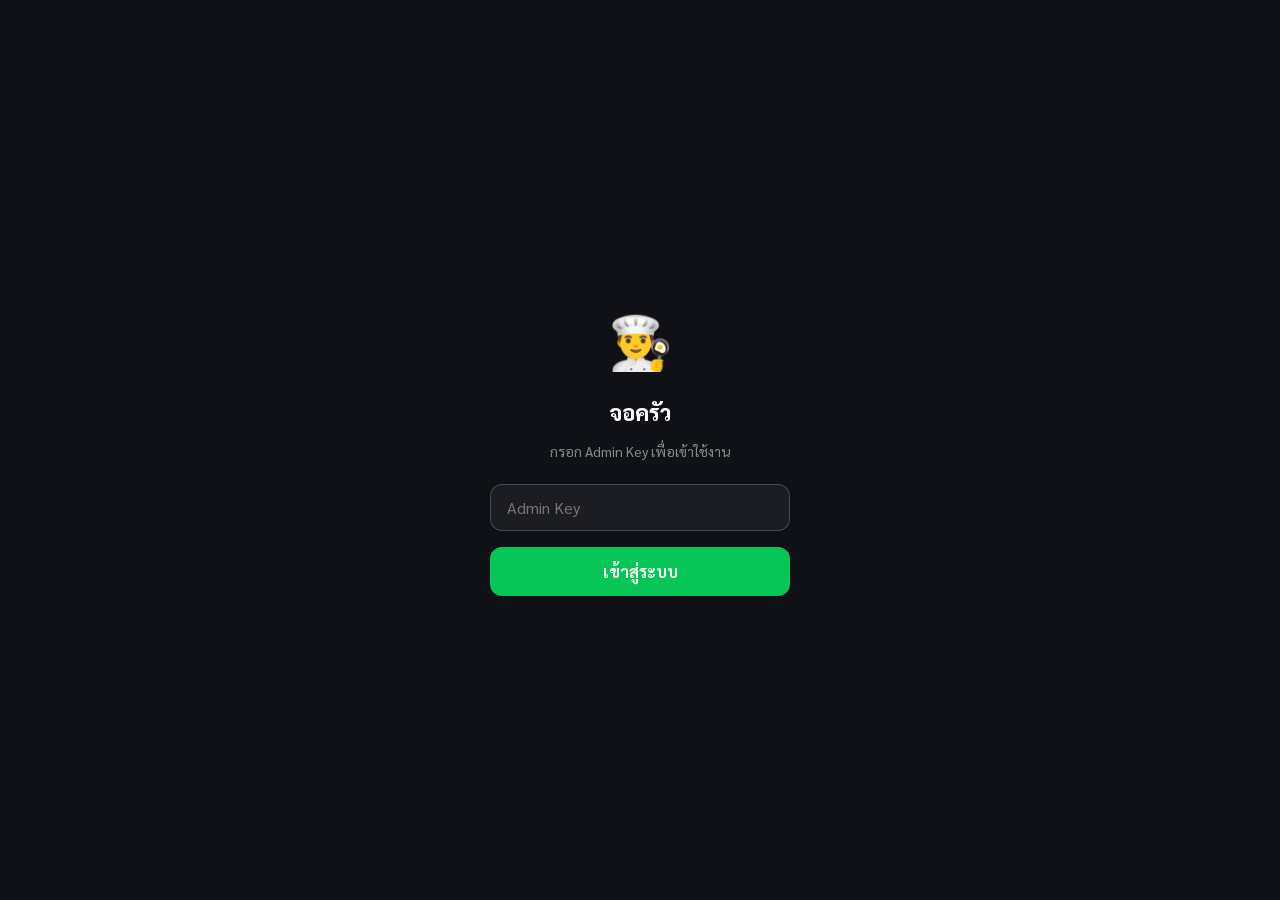
<file: kitchen.html>
<!DOCTYPE html>
<html lang="th">
<head>
  <meta charset="UTF-8">
  <meta name="viewport" content="width=device-width, initial-scale=1.0">
  <title>จอครัว - Kitchen Display</title>
  <link rel="stylesheet" href="css/style.css">
  <style>
    body { background: #0F1117; max-width: 100%; }
    .kitchen-grid {
      display: grid;
      grid-template-columns: repeat(auto-fill, minmax(280px, 1fr));
      gap: 16px; padding: 16px;
    }
    #kitchen-login {
      position: fixed; inset: 0; background: #0F1117;
      display: flex; flex-direction: column;
      align-items: center; justify-content: center; gap: 16px;
      z-index: 999; padding: 32px;
    }
    .kitchen-login-input {
      width: 100%; max-width: 300px; padding: 12px 16px;
      border: 1.5px solid rgba(255,255,255,0.2);
      background: rgba(255,255,255,0.05);
      border-radius: 12px; font-family: var(--font-main);
      font-size: 16px; color: white; outline: none;
    }
    .kitchen-login-input:focus { border-color: var(--color-primary); }
    .btn-kitchen-login {
      width: 100%; max-width: 300px; padding: 14px;
      background: var(--color-primary); color: white;
      border: none; border-radius: 12px; font-family: var(--font-main);
      font-size: 16px; font-weight: 700; cursor: pointer;
    }
    .kitchen-filter {
      display: flex; gap: 8px; padding: 12px 16px;
      background: rgba(255,255,255,0.05);
      border-bottom: 1px solid rgba(255,255,255,0.05);
      align-items: center;
    }
    .kfilter-btn {
      padding: 6px 16px; border-radius: 999px;
      font-family: var(--font-main); font-size: 13px; font-weight: 600;
      cursor: pointer; border: 1.5px solid rgba(255,255,255,0.2);
      background: transparent; color: rgba(255,255,255,0.6); transition: all 0.2s;
    }
    .kfilter-btn.active { background: var(--color-primary); border-color: var(--color-primary); color: white; }

    /* ===== SOUND TOGGLE ===== */
    .sound-toggle {
      margin-left: auto;
      display: flex; align-items: center; gap: 8px;
    }
    .sound-btn {
      width: 40px; height: 40px; border-radius: 50%;
      border: 1.5px solid rgba(255,255,255,0.2);
      background: transparent; color: white;
      font-size: 18px; cursor: pointer;
      display: flex; align-items: center; justify-content: center;
      transition: all 0.2s;
    }
    .sound-btn.on  { background: var(--color-primary); border-color: var(--color-primary); }
    .sound-btn.off { background: rgba(239,68,68,0.3); border-color: #EF4444; }

    /* ===== NEW ORDER FLASH ===== */
    @keyframes newOrderFlash {
      0%,100% { background: #1A1D2B; }
      50%      { background: rgba(6,199,85,0.15); }
    }
    .kitchen-card.new-order {
      animation: newOrder 0.5s ease-out, newOrderFlash 1s ease-in-out 3;
    }
  </style>
</head>
<body class="kitchen-page">

<!-- Login -->
<div id="kitchen-login">
  <div style="font-size:52px; margin-bottom:8px;">👨‍🍳</div>
  <div style="font-size:22px; font-weight:800; color:white;">จอครัว</div>
  <div style="font-size:14px; color:rgba(255,255,255,0.5); margin-bottom:8px;">กรอก Admin Key เพื่อเข้าใช้งาน</div>
  <input type="password" class="kitchen-login-input" id="kitchen-key" placeholder="Admin Key">
  <button class="btn-kitchen-login" onclick="KitchenDisplay.login()">เข้าสู่ระบบ</button>
  <div id="kitchen-login-err" style="color:var(--color-danger);font-size:14px;display:none;">Admin Key ไม่ถูกต้อง</div>
</div>

<!-- Kitchen UI -->
<div id="kitchen-ui" style="display:none;">

  <div class="kitchen-header">
    <div>
      <div class="kitchen-title">👨‍🍳 จอครัว</div>
      <div style="font-size:12px; color:rgba(255,255,255,0.5); margin-top:2px;" id="order-count">กำลังโหลด...</div>
    </div>
    <div class="kitchen-clock" id="kitchen-clock">00:00</div>
  </div>

  <div class="kitchen-filter">
    <button class="kfilter-btn active" onclick="KitchenDisplay.setFilter('active', this)">🔥 กำลังทำ</button>
    <button class="kfilter-btn" onclick="KitchenDisplay.setFilter('paid', this)">✅ ชำระแล้ว</button>
    <button class="kfilter-btn" onclick="KitchenDisplay.setFilter('all', this)">📋 ทั้งหมด</button>
    <button class="kfilter-btn" onclick="KitchenDisplay.refresh()">🔄</button>
    <!-- Sound Toggle -->
    <div class="sound-toggle">
      <button class="sound-btn on" id="sound-btn" onclick="KitchenDisplay.toggleSound()" title="เสียงแจ้งเตือน">
        🔔
      </button>
    </div>
  </div>

  <div class="kitchen-grid" id="kitchen-grid">
    <div class="kitchen-empty">
      <div class="kitchen-empty-icon">✨</div>
      <div class="kitchen-empty-text">ยังไม่มีออเดอร์</div>
    </div>
  </div>
</div>

<script src="js/cart.js"></script>
<script src="js/api.js"></script>
<script src="js/app.js"></script>
<script>
const KitchenDisplay = (() => {
  let adminKey = '';
  let allOrders = [];
  let currentFilter = 'active';
  let refreshTimer = null;
  let soundEnabled = true;
  let knownOrderIds = new Set(); // เก็บ ID ออเดอร์ที่เคยเห็นแล้ว
  let audioCtx = null;
  let isFirstLoad = true;

  // ===== SOUND ENGINE (Web Audio API — ไม่ต้องใช้ไฟล์เสียง) =====
  function getAudioCtx() {
    if (!audioCtx) audioCtx = new (window.AudioContext || window.webkitAudioContext)();
    return audioCtx;
  }

  function playSound(type) {
    if (!soundEnabled) return;
    try {
      const ctx = getAudioCtx();

      if (type === 'newOrder') {
        // เสียง "ติ้ง ติ้ง ติ้ง" 3 ครั้ง
        [0, 0.25, 0.5].forEach(delay => {
          const osc = ctx.createOscillator();
          const gain = ctx.createGain();
          osc.connect(gain);
          gain.connect(ctx.destination);
          osc.frequency.value = 880;
          osc.type = 'sine';
          gain.gain.setValueAtTime(0, ctx.currentTime + delay);
          gain.gain.linearRampToValueAtTime(0.4, ctx.currentTime + delay + 0.01);
          gain.gain.exponentialRampToValueAtTime(0.001, ctx.currentTime + delay + 0.3);
          osc.start(ctx.currentTime + delay);
          osc.stop(ctx.currentTime + delay + 0.3);
        });

      } else if (type === 'urgent') {
        // เสียงแจ้งเตือนเร่งด่วน — สูงต่ำสลับกัน
        [0, 0.2, 0.4, 0.6].forEach((delay, i) => {
          const osc = ctx.createOscillator();
          const gain = ctx.createGain();
          osc.connect(gain);
          gain.connect(ctx.destination);
          osc.frequency.value = i % 2 === 0 ? 1000 : 700;
          osc.type = 'square';
          gain.gain.setValueAtTime(0, ctx.currentTime + delay);
          gain.gain.linearRampToValueAtTime(0.15, ctx.currentTime + delay + 0.01);
          gain.gain.exponentialRampToValueAtTime(0.001, ctx.currentTime + delay + 0.18);
          osc.start(ctx.currentTime + delay);
          osc.stop(ctx.currentTime + delay + 0.18);
        });

      } else if (type === 'done') {
        // เสียง "ป๊อป" เบาๆ เมื่อทำเสร็จ
        const osc = ctx.createOscillator();
        const gain = ctx.createGain();
        osc.connect(gain);
        gain.connect(ctx.destination);
        osc.frequency.setValueAtTime(600, ctx.currentTime);
        osc.frequency.exponentialRampToValueAtTime(300, ctx.currentTime + 0.2);
        osc.type = 'sine';
        gain.gain.setValueAtTime(0.3, ctx.currentTime);
        gain.gain.exponentialRampToValueAtTime(0.001, ctx.currentTime + 0.2);
        osc.start(ctx.currentTime);
        osc.stop(ctx.currentTime + 0.2);
      }
    } catch(e) {
      console.warn('Sound error:', e);
    }
  }

  function toggleSound() {
    soundEnabled = !soundEnabled;
    const btn = document.getElementById('sound-btn');
    btn.textContent = soundEnabled ? '🔔' : '🔕';
    btn.className = `sound-btn ${soundEnabled ? 'on' : 'off'}`;

    // ทดสอบเสียงเมื่อเปิด
    if (soundEnabled) playSound('newOrder');
  }

  // ===== CLOCK =====
  function startClock() {
    function tick() {
      const el = document.getElementById('kitchen-clock');
      if (el) el.textContent = new Date().toLocaleTimeString('th-TH', {
        hour: '2-digit', minute: '2-digit', second: '2-digit', hour12: false
      });
    }
    tick();
    setInterval(tick, 1000);
  }

  // ===== LOGIN =====
  function login() {
    const key = document.getElementById('kitchen-key').value.trim();
    if (!key) return;
    adminKey = key;
    API.getSalesReport(key).then(() => {
      document.getElementById('kitchen-login').style.display = 'none';
      document.getElementById('kitchen-ui').style.display = 'block';
      startClock();
      loadOrders();
      refreshTimer = setInterval(loadOrders, 20000);
    }).catch(() => {
      document.getElementById('kitchen-login-err').style.display = 'block';
      adminKey = '';
    });
  }

  // ===== LOAD ORDERS =====
  async function loadOrders() {
    try {
      const result = await API.getOrders(adminKey, '');
      const newOrders = result.orders || [];

      // ตรวจหาออเดอร์ใหม่ที่เพิ่งเข้ามา
      if (!isFirstLoad) {
        const newActiveOrders = newOrders.filter(o =>
          (o.status === 'paid' || o.status === 'cooking') &&
          !knownOrderIds.has(o.orderId)
        );

        if (newActiveOrders.length > 0) {
          // มีออเดอร์ใหม่ — เล่นเสียงและ highlight
          playSound('newOrder');
          newActiveOrders.forEach(o => {
            // จะ highlight card หลัง render
            setTimeout(() => {
              const card = document.getElementById('kcard-' + o.orderId);
              if (card) card.classList.add('new-order');
            }, 100);
          });
        }
      }

      // ตรวจหาออเดอร์เร่งด่วน (รอเกิน 15 นาที)
      const urgentOrders = newOrders.filter(o => {
        const ageMin = Math.floor((Date.now() - new Date(o.createdAt)) / 60000);
        return ageMin >= 15 && (o.status === 'paid' || o.status === 'cooking');
      });
      if (!isFirstLoad && urgentOrders.length > 0) {
        playSound('urgent');
      }

      // อัปเดต known IDs
      newOrders.forEach(o => knownOrderIds.add(o.orderId));
      allOrders = newOrders;
      isFirstLoad = false;
      renderOrders();

    } catch (err) {
      console.error('Load orders error:', err);
    }
  }

  // ===== RENDER =====
  function renderOrders() {
    const grid = document.getElementById('kitchen-grid');
    const countEl = document.getElementById('order-count');

    let filtered;
    if (currentFilter === 'active') {
      filtered = allOrders.filter(o => o.status === 'cooking' || o.status === 'paid');
    } else if (currentFilter === 'paid') {
      filtered = allOrders.filter(o => o.status === 'paid');
    } else {
      filtered = allOrders.filter(o => o.status !== 'done');
    }

    filtered.sort((a, b) => new Date(a.createdAt) - new Date(b.createdAt));

    const cookingCount = allOrders.filter(o => o.status === 'cooking').length;
    const waitCount = allOrders.filter(o => o.status === 'paid').length;
    countEl.textContent = `🔥 กำลังทำ: ${cookingCount} · ⏳ รอทำ: ${waitCount}`;

    if (filtered.length === 0) {
      grid.innerHTML = `
        <div class="kitchen-empty" style="grid-column:1/-1;">
          <div class="kitchen-empty-icon">✨</div>
          <div class="kitchen-empty-text">ไม่มีออเดอร์ที่ต้องทำ</div>
          <div style="font-size:14px; color:rgba(255,255,255,0.3); margin-top:8px;">รีเฟรชทุก 20 วินาที</div>
        </div>
      `;
      return;
    }

    grid.innerHTML = filtered.map(order => {
      const ageMin = Math.floor((Date.now() - new Date(order.createdAt)) / 60000);
      const isUrgent = ageMin >= 15;
      return `
        <div class="kitchen-card ${isUrgent ? 'urgent' : ''}" id="kcard-${order.orderId}">
          <div class="kitchen-card-header">
            <div>
              <div class="kitchen-order-id">#${order.orderId}</div>
              <div class="kitchen-order-time">${order.customerName} · ${ageMin} นาที ${isUrgent ? '⚠️' : ''}</div>
            </div>
            <span class="status-badge ${order.status === 'cooking' ? 'badge-cooking' : 'badge-paid'}">
              ${order.status === 'cooking' ? '🔥 กำลังทำ' : '✅ ชำระแล้ว'}
            </span>
          </div>
          <div class="kitchen-card-body">
            ${(order.items || []).map(item => `
              <div class="kitchen-item">
                <div class="kitchen-item-qty">${item.quantity}</div>
                <div class="kitchen-item-name">${item.menuName}${item.optionsSummary ? `<div style="font-size:11px;color:rgba(255,255,255,0.5);margin-top:2px;">⚙️ ${item.optionsSummary}</div>` : ''}</div>
              </div>
            `).join('')}
            ${order.note ? `
              <div style="margin-top:10px; padding:8px; background:rgba(255,255,255,0.06); border-radius:8px; font-size:13px; color:rgba(255,255,255,0.7);">
                📝 ${order.note}
              </div>` : ''}
          </div>
          <div class="kitchen-card-footer" style="display:flex; gap:8px;">
            ${order.status === 'paid' ? `
              <button onclick="KitchenDisplay.startCooking('${order.orderId}')"
                style="flex:1; padding:10px; background:rgba(255,107,53,0.8); color:white; border:none; border-radius:8px; font-family:var(--font-main); font-size:14px; font-weight:700; cursor:pointer;">
                🔥 เริ่มทำ
              </button>` : ''}
            <button class="btn-done" style="${order.status === 'paid' ? 'flex:1;' : ''}"
              onclick="KitchenDisplay.markDone('${order.orderId}')">
              ✅ เสร็จแล้ว
            </button>
          </div>
        </div>
      `;
    }).join('');
  }

  // ===== ACTIONS =====
  async function startCooking(orderId) {
    try {
      await API.updateOrderStatus(adminKey, orderId, 'cooking');
      await loadOrders();
    } catch(err) { alert('เกิดข้อผิดพลาด: ' + err.message); }
  }

  async function markDone(orderId) {
    const card = document.getElementById('kcard-' + orderId);
    if (card) { card.style.opacity = '0.5'; card.style.transform = 'scale(0.96)'; }
    try {
      await API.updateOrderStatus(adminKey, orderId, 'done');
      playSound('done'); // เสียงเมื่อทำเสร็จ
      await loadOrders();
    } catch(err) {
      if (card) { card.style.opacity = '1'; card.style.transform = ''; }
      alert('เกิดข้อผิดพลาด: ' + err.message);
    }
  }

  function setFilter(filter, btn) {
    currentFilter = filter;
    document.querySelectorAll('.kfilter-btn').forEach(b => b.classList.remove('active'));
    btn.classList.add('active');
    renderOrders();
  }

  function refresh() { loadOrders(); }

  document.addEventListener('DOMContentLoaded', () => {
    document.getElementById('kitchen-key').addEventListener('keydown', e => {
      if (e.key === 'Enter') login();
    });
    // Unlock AudioContext on first user interaction
    document.addEventListener('click', () => {
      if (!audioCtx) getAudioCtx();
    }, { once: true });
  });

  return { login, loadOrders, startCooking, markDone, setFilter, refresh, toggleSound };
})();
</script>
</body>
</html>
</file>
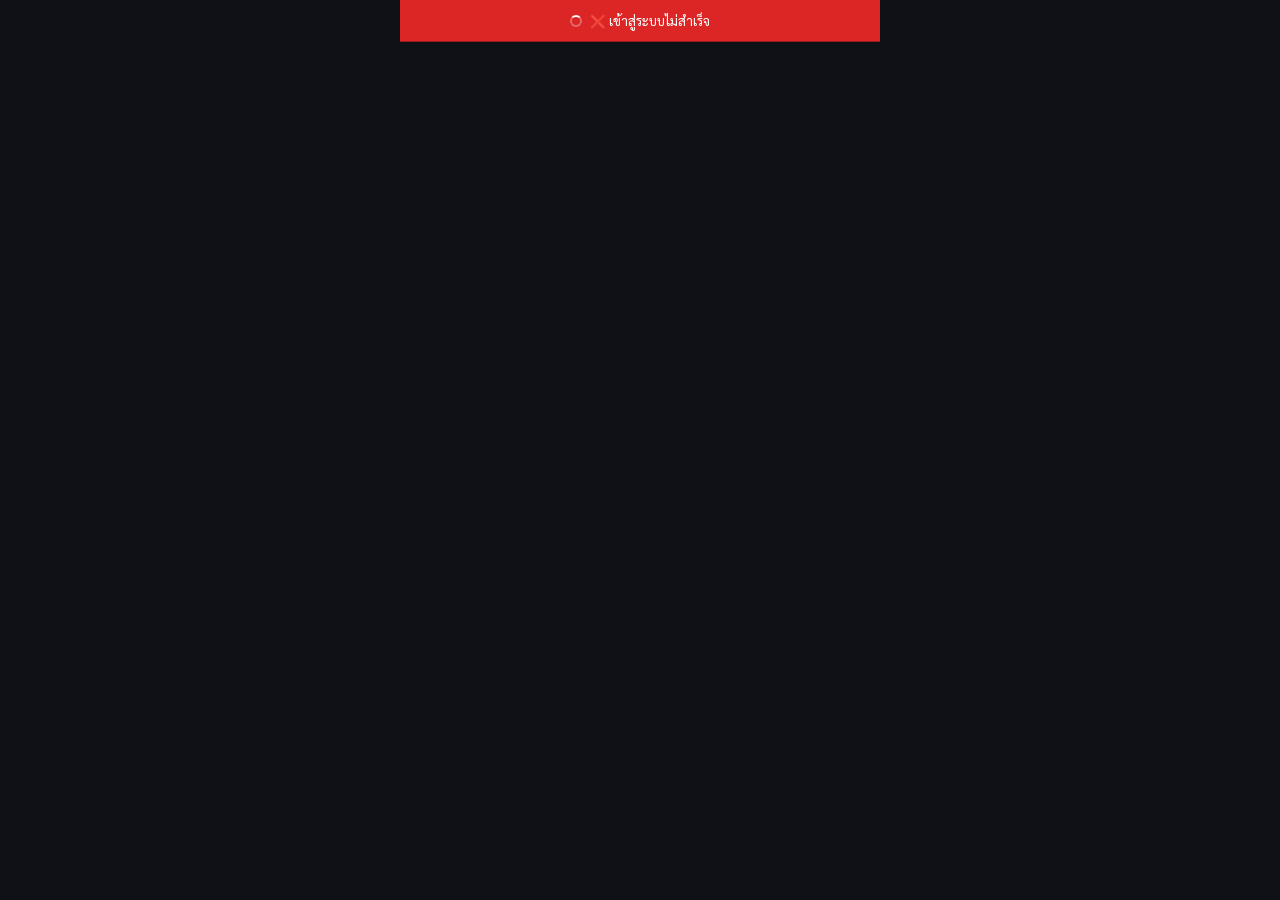
<file: Kitchen_improved.html>
<!DOCTYPE html>
<html lang="th">
<head>
  <meta charset="UTF-8">
  <meta name="viewport" content="width=device-width, initial-scale=1.0">
  <title>จอครัว - Kitchen Display</title>
  <link rel="stylesheet" href="css/style.css">
  <style>
    body { background: #0F1117; max-width: 100%; }
    .kitchen-grid {
      display: grid;
      grid-template-columns: repeat(auto-fill, minmax(280px, 1fr));
      gap: 16px; padding: 16px;
    }

    /* ===== AUTO-LOGIN STATUS ===== */
    #login-status {
      position: fixed; top: 0; left: 50%; transform: translateX(-50%);
      width: 100%; max-width: 480px; background: #1A3A2E;
      color: #FFFFFF; padding: 12px 16px; text-align: center;
      font-size: 13px; z-index: 300; border-bottom: 1px solid rgba(0,0,0,0.3);
      display: flex; align-items: center; justify-content: center; gap: 8px;
    }
    .login-spinner { width: 12px; height: 12px; border: 2px solid rgba(255,255,255,0.3);
      border-top-color: #FFFFFF; border-radius: 50%; animation: spin 0.6s linear infinite; }
    @keyframes spin { to { transform: rotate(360deg); } }
    #login-status.success { background: #047857; }
    #login-status.error { background: #DC2626; }

    .kitchen-filter {
      display: flex; gap: 8px; padding: 12px 16px;
      background: rgba(255,255,255,0.05);
      border-bottom: 1px solid rgba(255,255,255,0.05);
      align-items: center;
      margin-top: 44px;
    }
    .kfilter-btn {
      padding: 6px 16px; border-radius: 999px;
      font-family: var(--font-main); font-size: 13px; font-weight: 600;
      cursor: pointer; border: 1.5px solid rgba(255,255,255,0.2);
      background: transparent; color: rgba(255,255,255,0.6); transition: all 0.2s;
    }
    .kfilter-btn.active { background: var(--color-primary); border-color: var(--color-primary); color: white; }

    .sound-toggle {
      margin-left: auto;
      display: flex; align-items: center; gap: 8px;
    }
    .sound-btn {
      width: 40px; height: 40px; border-radius: 50%;
      border: 1.5px solid rgba(255,255,255,0.2);
      background: transparent; color: white;
      font-size: 18px; cursor: pointer;
      display: flex; align-items: center; justify-content: center;
      transition: all 0.2s;
    }
    .sound-btn.on  { background: var(--color-primary); border-color: var(--color-primary); }
    .sound-btn.off { background: rgba(239,68,68,0.3); border-color: #EF4444; }

    .kitchen-header {
      display: flex; justify-content: space-between; align-items: center;
      padding: 16px; background: rgba(255,255,255,0.03);
      border-bottom: 1px solid rgba(255,255,255,0.05);
      margin-top: 44px;
    }
    .kitchen-title { font-size: 20px; font-weight: 800; color: white; }
    .kitchen-subtitle { font-size: 12px; color: rgba(255,255,255,0.5); margin-top: 2px; }
    .kitchen-clock { font-size: 18px; font-weight: 700; color: #06C755; font-family: monospace; }

    .kitchen-card {
      background: #1A1D2B; border: 1px solid rgba(255,255,255,0.1);
      border-radius: 12px; overflow: hidden; transition: all 0.2s;
    }
    .kitchen-card.urgent { border-color: #EF4444; box-shadow: 0 0 12px rgba(239,68,68,0.3); }
    .kitchen-card.new-order { animation: newOrderFlash 0.5s ease-out, newOrderFlash 1s ease-in-out 3; }
    @keyframes newOrderFlash {
      0%,100% { background: #1A1D2B; }
      50%      { background: rgba(6,199,85,0.15); }
    }

    .kitchen-card-header {
      padding: 12px 14px; border-bottom: 1px solid rgba(255,255,255,0.1);
      display: flex; justify-content: space-between; align-items: flex-start;
    }
    .kitchen-order-id { font-weight: 800; font-size: 15px; color: white; }
    .kitchen-order-time { font-size: 12px; color: rgba(255,255,255,0.5); margin-top: 2px; }
    .status-badge { font-size: 11px; font-weight: 700; padding: 4px 8px;
      border-radius: 6px; white-space: nowrap; }
    .badge-paid { background: rgba(59,130,246,0.2); color: #60A5FA; }
    .badge-cooking { background: rgba(255,107,53,0.2); color: #FB923C; }

    .kitchen-card-body { padding: 12px 14px; }
    .kitchen-item { display: flex; gap: 10px; margin-bottom: 8px; }
    .kitchen-item-qty {
      background: #06C755; color: white; width: 28px; height: 28px;
      border-radius: 6px; display: flex; align-items: center;
      justify-content: center; font-weight: 800; font-size: 13px; flex-shrink: 0;
    }
    .kitchen-item-name { font-size: 13px; color: white; flex: 1; }
    .kitchen-card-footer { padding: 12px 14px; display: flex; gap: 8px; }
    .btn-action { flex: 1; padding: 10px; border: none;
      border-radius: 8px; font-family: var(--font-main);
      font-size: 13px; font-weight: 700; cursor: pointer;
      transition: opacity 0.2s; }
    .btn-action:active { opacity: 0.8; }
    .btn-start { background: rgba(255,107,53,0.8); color: white; }
    .btn-done { background: rgba(6,199,85,0.8); color: white; }

    .kitchen-empty {
      grid-column: 1/-1; text-align: center; padding: 80px 20px;
      color: rgba(255,255,255,0.4);
    }
    .kitchen-empty-icon { font-size: 48px; margin-bottom: 12px; }
    .kitchen-empty-text { font-size: 15px; }

    main { padding-bottom: 20px; padding-top: 8px; }
  </style>
</head>
<body class="kitchen-page">

<!-- Auto-login Status -->
<div id="login-status">
  <div class="login-spinner"></div>
  <span id="status-text">กำลังเข้าสู่ระบบ...</span>
</div>

<!-- Kitchen UI -->
<div id="kitchen-ui" style="display:none;">
  <div class="kitchen-header">
    <div>
      <div class="kitchen-title">👨‍🍳 จอครัว</div>
      <div class="kitchen-subtitle" id="order-count">กำลังโหลด...</div>
    </div>
    <div class="kitchen-clock" id="kitchen-clock">00:00</div>
  </div>

  <div class="kitchen-filter">
    <button class="kfilter-btn active" onclick="KitchenDisplay.setFilter('active', this)">🔥 กำลังทำ</button>
    <button class="kfilter-btn" onclick="KitchenDisplay.setFilter('paid', this)">✅ ชำระแล้ว</button>
    <button class="kfilter-btn" onclick="KitchenDisplay.setFilter('all', this)">📋 ทั้งหมด</button>
    <button class="kfilter-btn" onclick="KitchenDisplay.refresh()">🔄</button>
    <div class="sound-toggle">
      <button class="sound-btn on" id="sound-btn" onclick="KitchenDisplay.toggleSound()" title="เสียงแจ้งเตือน">
        🔔
      </button>
    </div>
  </div>

  <main class="kitchen-grid" id="kitchen-grid">
    <div class="kitchen-empty">
      <div class="kitchen-empty-icon">✨</div>
      <div class="kitchen-empty-text">ยังไม่มีออเดอร์</div>
    </div>
  </main>
</div>

<script src="js/cart.js"></script>
<script src="js/api.js"></script>
<script src="js/app.js"></script>
<script>
const KitchenDisplay = (() => {
  const ADMIN_KEY = 'aod12345'; // ต้องตรงกับ CONFIG.ADMIN_KEY ใน backend
  
  let allOrders = [];
  let currentFilter = 'active';
  let refreshTimer = null;
  let soundEnabled = true;
  let knownOrderIds = new Set();
  let audioCtx = null;
  let isFirstLoad = true;
  let isLoginComplete = false;

  // ===== AUTO-LOGIN =====
  async function autoLogin() {
    const statusEl = document.getElementById('login-status');
    const statusText = document.getElementById('status-text');

    try {
      statusText.textContent = 'เชื่อมต่อระบบ...';
      
      // ตรวจสอบ admin key
      const result = await API.getSalesReport(ADMIN_KEY);
      
      if (!result.success) throw new Error('ไม่สามารถเข้าถึง');

      statusEl.classList.add('success');
      statusText.textContent = '✅ เข้าสู่ระบบแล้ว!';
      isLoginComplete = true;

      // ซ่อน login status หลังจาก 1 วินาที
      setTimeout(() => {
        statusEl.style.display = 'none';
        document.getElementById('kitchen-ui').style.display = 'block';
        startClock();
        loadOrders();
        refreshTimer = setInterval(loadOrders, 20000);
      }, 1000);

    } catch (err) {
      statusEl.classList.add('error');
      statusText.textContent = '❌ เข้าสู่ระบบไม่สำเร็จ';
      console.error('Auto-login error:', err);
      
      setTimeout(() => {
        location.reload();
      }, 3000);
    }
  }

  // ===== SOUND ENGINE =====
  function getAudioCtx() {
    if (!audioCtx) audioCtx = new (window.AudioContext || window.webkitAudioContext)();
    return audioCtx;
  }

  function playSound(type) {
    if (!soundEnabled) return;
    try {
      const ctx = getAudioCtx();

      if (type === 'newOrder') {
        [0, 0.25, 0.5].forEach(delay => {
          const osc = ctx.createOscillator();
          const gain = ctx.createGain();
          osc.connect(gain);
          gain.connect(ctx.destination);
          osc.frequency.value = 880;
          osc.type = 'sine';
          gain.gain.setValueAtTime(0, ctx.currentTime + delay);
          gain.gain.linearRampToValueAtTime(0.4, ctx.currentTime + delay + 0.01);
          gain.gain.exponentialRampToValueAtTime(0.001, ctx.currentTime + delay + 0.3);
          osc.start(ctx.currentTime + delay);
          osc.stop(ctx.currentTime + delay + 0.3);
        });
      } else if (type === 'urgent') {
        [0, 0.2, 0.4, 0.6].forEach((delay, i) => {
          const osc = ctx.createOscillator();
          const gain = ctx.createGain();
          osc.connect(gain);
          gain.connect(ctx.destination);
          osc.frequency.value = i % 2 === 0 ? 1000 : 700;
          osc.type = 'square';
          gain.gain.setValueAtTime(0, ctx.currentTime + delay);
          gain.gain.linearRampToValueAtTime(0.15, ctx.currentTime + delay + 0.01);
          gain.gain.exponentialRampToValueAtTime(0.001, ctx.currentTime + delay + 0.18);
          osc.start(ctx.currentTime + delay);
          osc.stop(ctx.currentTime + delay + 0.18);
        });
      } else if (type === 'done') {
        const osc = ctx.createOscillator();
        const gain = ctx.createGain();
        osc.connect(gain);
        gain.connect(ctx.destination);
        osc.frequency.setValueAtTime(600, ctx.currentTime);
        osc.frequency.exponentialRampToValueAtTime(300, ctx.currentTime + 0.2);
        osc.type = 'sine';
        gain.gain.setValueAtTime(0.3, ctx.currentTime);
        gain.gain.exponentialRampToValueAtTime(0.001, ctx.currentTime + 0.2);
        osc.start(ctx.currentTime);
        osc.stop(ctx.currentTime + 0.2);
      }
    } catch(e) {
      console.warn('Sound error:', e);
    }
  }

  function toggleSound() {
    soundEnabled = !soundEnabled;
    const btn = document.getElementById('sound-btn');
    btn.textContent = soundEnabled ? '🔔' : '🔕';
    btn.className = `sound-btn ${soundEnabled ? 'on' : 'off'}`;
    if (soundEnabled) playSound('newOrder');
  }

  // ===== CLOCK =====
  function startClock() {
    function tick() {
      const el = document.getElementById('kitchen-clock');
      if (el) el.textContent = new Date().toLocaleTimeString('th-TH', {
        hour: '2-digit', minute: '2-digit', second: '2-digit', hour12: false
      });
    }
    tick();
    setInterval(tick, 1000);
  }

  // ===== LOAD & RENDER =====
  async function loadOrders() {
    try {
      const result = await API.getOrders(ADMIN_KEY, '');
      const newOrders = result.orders || [];

      if (!isFirstLoad) {
        const newActiveOrders = newOrders.filter(o =>
          (o.status === 'paid' || o.status === 'cooking') &&
          !knownOrderIds.has(o.orderId)
        );
        
        if (newActiveOrders.length > 0) {
          playSound('newOrder');
          newActiveOrders.forEach(o => {
            setTimeout(() => {
              const card = document.getElementById('kcard-' + o.orderId);
              if (card) card.classList.add('new-order');
            }, 100);
          });
        }
      }

      const urgentOrders = newOrders.filter(o => {
        const ageMin = Math.floor((Date.now() - new Date(o.createdAt)) / 60000);
        return ageMin >= 15 && (o.status === 'paid' || o.status === 'cooking');
      });
      if (!isFirstLoad && urgentOrders.length > 0) {
        playSound('urgent');
      }

      newOrders.forEach(o => knownOrderIds.add(o.orderId));
      allOrders = newOrders;
      isFirstLoad = false;
      renderOrders();

    } catch (err) {
      console.error('Load orders error:', err);
    }
  }

  function renderOrders() {
    const grid = document.getElementById('kitchen-grid');
    const countEl = document.getElementById('order-count');

    let filtered;
    if (currentFilter === 'active') {
      filtered = allOrders.filter(o => o.status === 'cooking' || o.status === 'paid');
    } else if (currentFilter === 'paid') {
      filtered = allOrders.filter(o => o.status === 'paid');
    } else {
      filtered = allOrders.filter(o => o.status !== 'done');
    }

    filtered.sort((a, b) => new Date(a.createdAt) - new Date(b.createdAt));

    const cookingCount = allOrders.filter(o => o.status === 'cooking').length;
    const waitCount = allOrders.filter(o => o.status === 'paid').length;
    countEl.textContent = `🔥 กำลังทำ: ${cookingCount} · ⏳ รอทำ: ${waitCount}`;

    if (filtered.length === 0) {
      grid.innerHTML = `
        <div class="kitchen-empty">
          <div class="kitchen-empty-icon">✨</div>
          <div class="kitchen-empty-text">ไม่มีออเดอร์ที่ต้องทำ</div>
        </div>
      `;
      return;
    }

    grid.innerHTML = filtered.map(order => {
      const ageMin = Math.floor((Date.now() - new Date(order.createdAt)) / 60000);
      const isUrgent = ageMin >= 15;
      return `
        <div class="kitchen-card ${isUrgent ? 'urgent' : ''}" id="kcard-${order.orderId}">
          <div class="kitchen-card-header">
            <div>
              <div class="kitchen-order-id">#${order.orderId}</div>
              <div class="kitchen-order-time">${order.customerName} · ${ageMin} นาที ${isUrgent ? '⚠️' : ''}</div>
            </div>
            <span class="status-badge ${order.status === 'cooking' ? 'badge-cooking' : 'badge-paid'}">
              ${order.status === 'cooking' ? '🔥 กำลังทำ' : '✅ ชำระแล้ว'}
            </span>
          </div>
          <div class="kitchen-card-body">
            ${(order.items || []).map(item => `
              <div class="kitchen-item">
                <div class="kitchen-item-qty">${item.quantity}</div>
                <div class="kitchen-item-name">${item.menuName}${item.optionsSummary ? `<div style="font-size:11px;color:rgba(255,255,255,0.5);margin-top:2px;">⚙️ ${item.optionsSummary}</div>` : ''}</div>
              </div>
            `).join('')}
            ${order.note ? `
              <div style="margin-top:10px; padding:8px; background:rgba(255,255,255,0.06); border-radius:8px; font-size:13px; color:rgba(255,255,255,0.7);">
                📝 ${order.note}
              </div>` : ''}
          </div>
          <div class="kitchen-card-footer">
            ${order.status === 'paid' ? `
              <button class="btn-action btn-start"
                onclick="KitchenDisplay.startCooking('${order.orderId}')">
                🔥 เริ่มทำ
              </button>` : ''}
            <button class="btn-action btn-done"
              onclick="KitchenDisplay.markDone('${order.orderId}')">
              ✅ เสร็จแล้ว
            </button>
          </div>
        </div>
      `;
    }).join('');
  }

  async function startCooking(orderId) {
    try {
      await API.updateOrderStatus(ADMIN_KEY, orderId, 'cooking');
      await loadOrders();
    } catch(err) {
      alert('เกิดข้อผิดพลาด: ' + err.message);
    }
  }

  async function markDone(orderId) {
    const card = document.getElementById('kcard-' + orderId);
    if (card) { card.style.opacity = '0.5'; card.style.transform = 'scale(0.96)'; }
    try {
      await API.updateOrderStatus(ADMIN_KEY, orderId, 'done');
      playSound('done');
      await loadOrders();
    } catch(err) {
      if (card) { card.style.opacity = '1'; card.style.transform = ''; }
      alert('เกิดข้อผิดพลาด: ' + err.message);
    }
  }

  function setFilter(filter, btn) {
    currentFilter = filter;
    document.querySelectorAll('.kfilter-btn').forEach(b => b.classList.remove('active'));
    btn.classList.add('active');
    renderOrders();
  }

  function refresh() { loadOrders(); }

  document.addEventListener('DOMContentLoaded', () => {
    // Unlock AudioContext
    document.addEventListener('click', () => {
      if (!audioCtx) getAudioCtx();
    }, { once: true });
    
    // Start auto-login
    autoLogin();
  });

  return { setFilter, refresh, toggleSound, startCooking, markDone, loadOrders };
})();
</script>
</body>
</html>
</file>
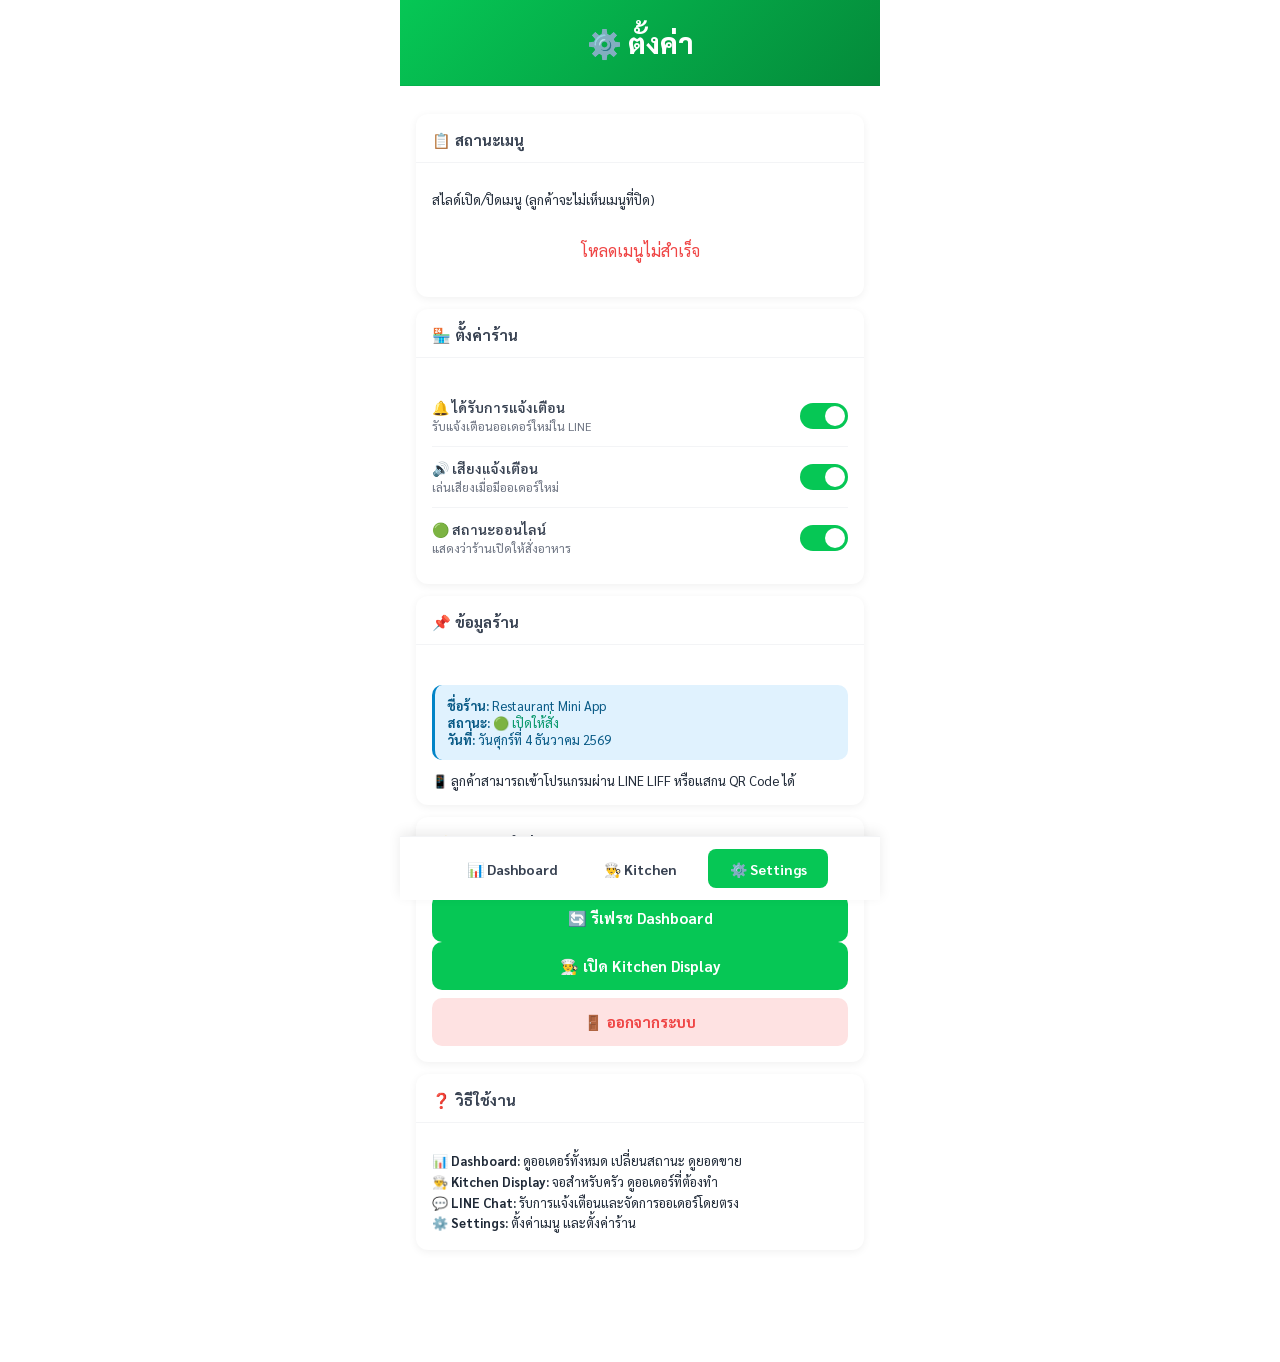
<file: Settings.html>
<!DOCTYPE html>
<html lang="th">
<head>
  <meta charset="UTF-8">
  <meta name="viewport" content="width=device-width, initial-scale=1.0, viewport-fit=cover">
  <meta name="theme-color" content="#06C755">
  <title>ตั้งค่า - Settings</title>
  <link rel="stylesheet" href="css/style.css">
  <style>
    body { background: var(--color-gray-50); }
    .settings-header {
      background: linear-gradient(135deg, #06C755, #048A3A);
      color: white; padding: 24px 16px; text-align: center;
      border-bottom: 1px solid rgba(0,0,0,0.1);
    }
    .settings-title { font-size: 28px; font-weight: 800; margin: 0; }

    .settings-section {
      background: white; margin: 12px 16px; border-radius: 12px;
      padding: 0; overflow: hidden; box-shadow: var(--shadow-card);
    }
    .section-title {
      padding: 16px 16px 12px;
      font-size: 15px; font-weight: 700;
      color: var(--color-gray-700);
      background: var(--color-gray-50);
      border-bottom: 1px solid var(--color-gray-100);
    }
    .section-content { padding: 16px; }

    .menu-grid { display: grid; grid-template-columns: repeat(auto-fill, minmax(100px, 1fr)); gap: 10px; }
    .menu-item {
      text-align: center; padding: 12px; background: var(--color-gray-50);
      border-radius: 10px; border: 2px solid transparent;
      cursor: pointer; transition: all 0.2s;
    }
    .menu-item.inactive {
      opacity: 0.5; border-color: var(--color-danger);
    }
    .menu-item-emoji { font-size: 32px; margin-bottom: 6px; }
    .menu-item-name { font-size: 11px; font-weight: 600; color: var(--color-gray-700);
      word-break: break-word; }
    .menu-item-price { font-size: 10px; color: var(--color-gray-500); margin-top: 2px; }

    .toggle-item {
      display: flex; justify-content: space-between;
      align-items: center; padding: 12px 0; border-bottom: 1px solid var(--color-gray-100);
    }
    .toggle-item:last-child { border-bottom: none; }
    .toggle-label { font-weight: 600; font-size: 14px; color: var(--color-gray-700); }
    .toggle-label-desc { font-size: 12px; color: var(--color-gray-500); margin-top: 2px; }

    .toggle-switch { position: relative; width: 48px; height: 26px; flex-shrink: 0; }
    .toggle-switch input { opacity: 0; width: 0; height: 0; }
    .toggle-slider {
      position: absolute; inset: 0;
      background: var(--color-gray-300); border-radius: 13px; cursor: pointer; transition: .2s;
    }
    .toggle-slider::before {
      content: ''; position: absolute;
      height: 20px; width: 20px; left: 3px; bottom: 3px;
      background: white; border-radius: 50%; transition: .2s;
    }
    input:checked + .toggle-slider { background: var(--color-primary); }
    input:checked + .toggle-slider::before { transform: translateX(22px); }

    .btn-section { padding: 16px; }
    .btn-primary-large {
      width: 100%; padding: 14px; background: #06C755;
      color: white; border: none; border-radius: 10px;
      font-family: var(--font-main); font-size: 15px;
      font-weight: 700; cursor: pointer; transition: opacity 0.2s;
    }
    .btn-primary-large:active { opacity: 0.8; }
    .btn-danger-large {
      width: 100%; padding: 14px; background: #FEE2E2;
      color: var(--color-danger); border: none; border-radius: 10px;
      font-family: var(--font-main); font-size: 15px;
      font-weight: 700; cursor: pointer; transition: opacity 0.2s;
      margin-top: 8px;
    }

    .info-box {
      background: #E0F2FE; color: #075985; padding: 12px;
      border-radius: 10px; font-size: 13px; margin: 12px 0;
      border-left: 3px solid #0284C7;
    }

    .nav-back {
      display: flex; align-items: center; gap: 8px;
      padding: 16px; font-size: 16px; font-weight: 700;
      color: var(--color-primary); cursor: pointer; text-decoration: none;
    }

    main { padding: 16px 0 100px; }

    .bottom-nav {
      position: fixed; bottom: 0; left: 50%; transform: translateX(-50%);
      width: 100%; max-width: 480px; background: white;
      border-top: 1px solid var(--color-gray-100); padding: 12px 16px;
      padding-bottom: calc(12px + env(safe-area-inset-bottom, 0px));
      box-shadow: 0 -4px 12px rgba(0,0,0,0.08); display: flex;
      gap: 8px; justify-content: center; z-index: 50;
    }
    .nav-btn { flex: 1; max-width: 120px; padding: 10px;
      border: 1.5px solid var(--color-gray-200); border-radius: 8px;
      background: white; color: var(--color-gray-700); font-weight: 700;
      font-size: 14px; cursor: pointer; font-family: var(--font-main); }
    .nav-btn.active { background: #06C755; color: white; border-color: #06C755; }
  </style>
</head>
<body>

<!-- Header -->
<div class="settings-header">
  <h1 class="settings-title">⚙️ ตั้งค่า</h1>
</div>

<main>
  <!-- Menu Status -->
  <div class="settings-section">
    <div class="section-title">📋 สถานะเมนู</div>
    <div class="section-content">
      <p style="font-size: 13px; color: var(--color-gray-600); margin-bottom: 12px;">
        สไลด์เปิด/ปิดเมนู (ลูกค้าจะไม่เห็นเมนูที่ปิด)
      </p>
      <div class="menu-grid" id="menu-grid">
        <div style="grid-column: 1/-1; text-align: center; padding: 40px;
          color: var(--color-gray-500);">
          <div class="loading-spinner" style="margin: 0 auto;"></div>
        </div>
      </div>
    </div>
  </div>

  <!-- Store Settings -->
  <div class="settings-section">
    <div class="section-title">🏪 ตั้งค่าร้าน</div>
    <div class="section-content">
      <div class="toggle-item">
        <div>
          <div class="toggle-label">🔔 ได้รับการแจ้งเตือน</div>
          <div class="toggle-label-desc">รับแจ้งเตือนออเดอร์ใหม่ใน LINE</div>
        </div>
        <label class="toggle-switch">
          <input type="checkbox" id="toggle-notification" checked>
          <span class="toggle-slider"></span>
        </label>
      </div>
      <div class="toggle-item">
        <div>
          <div class="toggle-label">🔊 เสียงแจ้งเตือน</div>
          <div class="toggle-label-desc">เล่นเสียงเมื่อมีออเดอร์ใหม่</div>
        </div>
        <label class="toggle-switch">
          <input type="checkbox" id="toggle-sound" checked>
          <span class="toggle-slider"></span>
        </label>
      </div>
      <div class="toggle-item">
        <div>
          <div class="toggle-label">🟢 สถานะออนไลน์</div>
          <div class="toggle-label-desc">แสดงว่าร้านเปิดให้สั่งอาหาร</div>
        </div>
        <label class="toggle-switch">
          <input type="checkbox" id="toggle-online" checked>
          <span class="toggle-slider"></span>
        </label>
      </div>
    </div>
  </div>

  <!-- Store Info -->
  <div class="settings-section">
    <div class="section-title">📌 ข้อมูลร้าน</div>
    <div class="section-content">
      <div class="info-box">
        <strong>ชื่อร้าน:</strong> <span id="store-name">Restaurant Mini App</span><br>
        <strong>สถานะ:</strong> <span id="store-status" style="color: #059669;">🟢 เปิดให้สั่ง</span><br>
        <strong>วันที่:</strong> <span id="store-date"></span>
      </div>
      <p style="font-size: 13px; color: var(--color-gray-600); margin-top: 12px;">
        📱 ลูกค้าสามารถเข้าโปรแกรมผ่าน LINE LIFF หรือแสกน QR Code ได้
      </p>
    </div>
  </div>

  <!-- Quick Actions -->
  <div class="settings-section">
    <div class="section-title">⚡ การกระทำด่วน</div>
    <div class="btn-section">
      <button class="btn-primary-large" onclick="SettingsPage.refreshDashboard()">
        🔄 รีเฟรช Dashboard
      </button>
      <button class="btn-primary-large" onclick="SettingsPage.openKitchen()">
        👨‍🍳 เปิด Kitchen Display
      </button>
      <button class="btn-danger-large" onclick="SettingsPage.logout()">
        🚪 ออกจากระบบ
      </button>
    </div>
  </div>

  <!-- Help -->
  <div class="settings-section">
    <div class="section-title">❓ วิธีใช้งาน</div>
    <div class="section-content" style="font-size: 13px; line-height: 1.6; color: var(--color-gray-600);">
      <p><strong>📊 Dashboard:</strong> ดูออเดอร์ทั้งหมด เปลี่ยนสถานะ ดูยอดขาย</p>
      <p><strong>👨‍🍳 Kitchen Display:</strong> จอสำหรับครัว ดูออเดอร์ที่ต้องทำ</p>
      <p><strong>💬 LINE Chat:</strong> รับการแจ้งเตือนและจัดการออเดอร์โดยตรง</p>
      <p><strong>⚙️ Settings:</strong> ตั้งค่าเมนู และตั้งค่าร้าน</p>
    </div>
  </div>
</main>

<!-- Bottom Nav -->
<div class="bottom-nav">
  <button class="nav-btn" onclick="SettingsPage.switchTab('dashboard')">📊 Dashboard</button>
  <button class="nav-btn" onclick="SettingsPage.switchTab('kitchen')">👨‍🍳 Kitchen</button>
  <button class="nav-btn active" onclick="SettingsPage.switchTab('settings')">⚙️ Settings</button>
</div>

<script src="js/cart.js"></script>
<script src="js/api.js"></script>
<script src="js/app.js"></script>
<script>
const SettingsPage = (() => {
  const ADMIN_KEY = 'aod12345';
  let allMenuItems = [];

  async function loadMenuStatus() {
    try {
      const result = await API.getMenu(true);
      allMenuItems = result.items || [];
      renderMenuGrid();
    } catch (err) {
      console.error('Load menu error:', err);
      document.getElementById('menu-grid').innerHTML = 
        '<div style="grid-column:1/-1;color:var(--color-danger);text-align:center;padding:20px;">โหลดเมนูไม่สำเร็จ</div>';
    }
  }

  function renderMenuGrid() {
    const grid = document.getElementById('menu-grid');
    grid.innerHTML = allMenuItems.map(item => `
      <div class="menu-item ${item.status === 'inactive' ? 'inactive' : ''}"
        onclick="SettingsPage.toggleMenuStatus('${item.id}', '${item.status}')">
        <div class="menu-item-emoji">🍽️</div>
        <div class="menu-item-name">${item.name}</div>
        <div class="menu-item-price">${formatPrice(item.price)}</div>
      </div>
    `).join('');
  }

  async function toggleMenuStatus(menuId, currentStatus) {
    const newStatus = currentStatus === 'active' ? 'inactive' : 'active';
    
    try {
      await API.updateMenuStatus(ADMIN_KEY, menuId, newStatus);
      Toast.success(newStatus === 'active' ? 'เปิดเมนูแล้ว' : 'ปิดเมนูแล้ว');
      loadMenuStatus();
    } catch (err) {
      Toast.error('เกิดข้อผิดพลาด: ' + err.message);
    }
  }

  function switchTab(tab) {
    if (tab === 'dashboard') {
      window.location.href = 'dashboard.html';
    } else if (tab === 'kitchen') {
      window.location.href = 'kitchen.html';
    }
  }

  function refreshDashboard() {
    window.location.href = 'dashboard.html';
  }

  function openKitchen() {
    window.open('kitchen.html', '_blank');
  }

  function logout() {
    if (confirm('ต้องการออกจากระบบหรือ?')) {
      localStorage.clear();
      window.location.href = 'index.html';
    }
  }

  document.addEventListener('DOMContentLoaded', () => {
    // Set date
    const today = new Date().toLocaleDateString('th-TH', { 
      weekday: 'long', year: 'numeric', month: 'long', day: 'numeric' 
    });
    document.getElementById('store-date').textContent = today;

    // Load menu
    loadMenuStatus();

    // Toggle preferences
    document.getElementById('toggle-notification').addEventListener('change', (e) => {
      localStorage.setItem('pref_notification', e.target.checked);
    });
    document.getElementById('toggle-sound').addEventListener('change', (e) => {
      localStorage.setItem('pref_sound', e.target.checked);
    });
    document.getElementById('toggle-online').addEventListener('change', (e) => {
      localStorage.setItem('pref_online', e.target.checked);
    });

    // Load saved preferences
    document.getElementById('toggle-notification').checked = localStorage.getItem('pref_notification') !== 'false';
    document.getElementById('toggle-sound').checked = localStorage.getItem('pref_sound') !== 'false';
    document.getElementById('toggle-online').checked = localStorage.getItem('pref_online') !== 'false';
  });

  return { loadMenuStatus, toggleMenuStatus, switchTab, refreshDashboard, openKitchen, logout };
})();
</script>
</body>
</html>
</file>
<file: css/style.css>
/* =============================================
   LINE Mini App Restaurant System - style.css
   ============================================= */

@import url('https://fonts.googleapis.com/css2?family=Sarabun:wght@300;400;500;600;700&family=Noto+Sans+Thai:wght@300;400;500;600;700&display=swap');

:root {
  --color-primary: #06C755;
  --color-primary-dark: #05A847;
  --color-primary-light: #E8F9EE;
  --color-secondary: #FF6B35;
  --color-dark: #1A1A2E;
  --color-gray-900: #1F2937;
  --color-gray-700: #374151;
  --color-gray-500: #6B7280;
  --color-gray-300: #D1D5DB;
  --color-gray-100: #F3F4F6;
  --color-white: #FFFFFF;
  --color-danger: #EF4444;
  --color-warning: #F59E0B;
  --color-info: #3B82F6;
  --color-success: #10B981;

  --font-main: 'Sarabun', 'Noto Sans Thai', sans-serif;

  --shadow-sm: 0 1px 3px rgba(0,0,0,0.08);
  --shadow-md: 0 4px 12px rgba(0,0,0,0.1);
  --shadow-lg: 0 8px 24px rgba(0,0,0,0.12);
  --shadow-card: 0 2px 8px rgba(0,0,0,0.06);

  --radius-sm: 8px;
  --radius-md: 12px;
  --radius-lg: 16px;
  --radius-xl: 24px;
  --radius-full: 9999px;

  --bottom-nav-height: 64px;
  --header-height: 56px;
  --safe-area-bottom: env(safe-area-inset-bottom, 0px);
  --line-nav-height: 50px; /* LINE browser bottom navigation bar */
}

/* ===== RESET & BASE ===== */
*, *::before, *::after { box-sizing: border-box; margin: 0; padding: 0; }

html {
  font-size: 16px;
  -webkit-text-size-adjust: 100%;
}

body {
  font-family: var(--font-main);
  background: var(--color-gray-100);
  color: var(--color-gray-900);
  min-height: 100vh;
  max-width: 480px;
  margin: 0 auto;
  position: relative;
  overflow-x: hidden;
}

img { max-width: 100%; display: block; }
a { text-decoration: none; color: inherit; }
button { font-family: inherit; cursor: pointer; border: none; background: none; }
input, select, textarea { font-family: inherit; }

/* ===== LOADING SCREEN ===== */
.loading-screen {
  position: fixed; inset: 0;
  background: var(--color-white);
  display: flex; flex-direction: column;
  align-items: center; justify-content: center;
  z-index: 9999;
  gap: 16px;
}

.loading-logo {
  width: 80px; height: 80px;
  background: var(--color-primary);
  border-radius: var(--radius-xl);
  display: flex; align-items: center; justify-content: center;
  font-size: 40px;
  animation: pulse 1.5s ease-in-out infinite;
}

@keyframes pulse {
  0%, 100% { transform: scale(1); }
  50% { transform: scale(1.05); }
}

.loading-spinner {
  width: 32px; height: 32px;
  border: 3px solid var(--color-gray-200, #E5E7EB);
  border-top-color: var(--color-primary);
  border-radius: 50%;
  animation: spin 0.8s linear infinite;
}

@keyframes spin { to { transform: rotate(360deg); } }

/* ===== HEADER ===== */
.app-header {
  position: sticky; top: 0; z-index: 100;
  background: var(--color-white);
  height: var(--header-height);
  display: flex; align-items: center; justify-content: space-between;
  padding: 0 16px;
  box-shadow: var(--shadow-sm);
}

.header-title {
  font-size: 18px; font-weight: 700;
  color: var(--color-gray-900);
}

.header-back {
  width: 36px; height: 36px;
  display: flex; align-items: center; justify-content: center;
  border-radius: var(--radius-full);
  color: var(--color-gray-700);
  font-size: 20px;
}

.header-action {
  position: relative;
  width: 36px; height: 36px;
  display: flex; align-items: center; justify-content: center;
}

.cart-badge {
  position: absolute; top: 0; right: 0;
  background: var(--color-danger);
  color: white;
  width: 18px; height: 18px;
  border-radius: var(--radius-full);
  font-size: 11px; font-weight: 700;
  display: flex; align-items: center; justify-content: center;
  display: none;
}

.cart-badge.show { display: flex; }

/* ===== BOTTOM NAVIGATION ===== */
.bottom-nav {
  position: fixed; bottom: 0; left: 50%; transform: translateX(-50%);
  width: 100%; max-width: 480px;
  background: var(--color-white);
  border-top: 1px solid var(--color-gray-200, #E5E7EB);
  height: calc(var(--bottom-nav-height) + var(--safe-area-bottom));
  padding-bottom: var(--safe-area-bottom);
  display: flex;
  z-index: 100;
  box-shadow: 0 -4px 12px rgba(0,0,0,0.08);
}

.nav-item {
  flex: 1;
  display: flex; flex-direction: column;
  align-items: center; justify-content: center;
  gap: 4px;
  color: var(--color-gray-500);
  font-size: 12px; font-weight: 500;
  transition: color 0.2s;
  position: relative;
}

.nav-item.active { color: var(--color-primary); }
.nav-item .nav-icon { font-size: 22px; }

.nav-cart-badge {
  position: absolute; top: 6px; right: calc(50% - 18px);
  background: var(--color-danger);
  color: white;
  min-width: 16px; height: 16px;
  border-radius: var(--radius-full);
  font-size: 10px; font-weight: 700;
  display: none; align-items: center; justify-content: center;
  padding: 0 4px;
}

.nav-cart-badge.show { display: flex; }

/* ===== PAGE WRAPPER ===== */
.page {
  min-height: 100vh;
  padding-bottom: calc(var(--bottom-nav-height) + var(--safe-area-bottom) + 16px);
}

.page-content { padding: 0 16px 16px; }

/* ===== HERO BANNER ===== */
.hero-banner {
  background: linear-gradient(135deg, #06C755 0%, #05A847 50%, #048A3A 100%);
  padding: 24px 16px 32px;
  color: white;
  position: relative;
  overflow: hidden;
}

.hero-banner::before {
  content: '';
  position: absolute; top: -40px; right: -40px;
  width: 200px; height: 200px;
  border-radius: 50%;
  background: rgba(255,255,255,0.08);
}

.hero-banner::after {
  content: '';
  position: absolute; bottom: -60px; left: -30px;
  width: 160px; height: 160px;
  border-radius: 50%;
  background: rgba(255,255,255,0.05);
}

.hero-greeting {
  font-size: 14px; opacity: 0.9; margin-bottom: 4px;
}

.hero-title {
  font-size: 24px; font-weight: 700; margin-bottom: 8px;
}

.hero-subtitle {
  font-size: 13px; opacity: 0.8;
}

/* ===== CATEGORY TABS ===== */
.category-tabs {
  display: flex;
  gap: 8px;
  padding: 16px 16px 0;
  overflow-x: auto;
  scrollbar-width: none;
  -ms-overflow-style: none;
}

.category-tabs::-webkit-scrollbar { display: none; }

.tab-btn {
  flex-shrink: 0;
  padding: 8px 16px;
  border-radius: var(--radius-full);
  font-size: 13px; font-weight: 600;
  background: var(--color-white);
  color: var(--color-gray-600, #4B5563);
  border: 1.5px solid var(--color-gray-200, #E5E7EB);
  transition: all 0.2s;
  white-space: nowrap;
}

.tab-btn.active {
  background: var(--color-primary);
  color: white;
  border-color: var(--color-primary);
}

/* ===== MENU GRID ===== */
.menu-section { padding: 16px 16px 0; }

.section-title {
  font-size: 16px; font-weight: 700;
  color: var(--color-gray-900);
  margin-bottom: 12px;
}

.menu-grid {
  display: grid;
  grid-template-columns: repeat(2, 1fr);
  gap: 12px;
}

/* ===== MENU CARD ===== */
.menu-card {
  background: var(--color-white);
  border-radius: var(--radius-lg);
  overflow: hidden;
  box-shadow: var(--shadow-card);
  transition: transform 0.2s, box-shadow 0.2s;
  position: relative;
}

.menu-card:active { transform: scale(0.98); }

.menu-card-img-wrap {
  width: 100%; aspect-ratio: 1;
  background: var(--color-gray-100);
  overflow: hidden;
  position: relative;
}

.menu-card-img-wrap img {
  width: 100%; height: 100%;
  object-fit: cover;
  transition: transform 0.3s;
}

.menu-card:hover .menu-card-img-wrap img { transform: scale(1.04); }

.menu-card-img-placeholder {
  width: 100%; height: 100%;
  display: flex; align-items: center; justify-content: center;
  font-size: 48px;
  background: linear-gradient(135deg, #f0fdf4, #dcfce7);
}

.menu-card-body { padding: 10px 12px 12px; }

.menu-card-name {
  font-size: 13px; font-weight: 600;
  color: var(--color-gray-900);
  line-height: 1.3;
  margin-bottom: 4px;
  display: -webkit-box;
  -webkit-line-clamp: 2;
  -webkit-box-orient: vertical;
  overflow: hidden;
}

.menu-card-desc {
  font-size: 11px;
  color: var(--color-gray-500);
  margin-bottom: 8px;
  display: -webkit-box;
  -webkit-line-clamp: 1;
  -webkit-box-orient: vertical;
  overflow: hidden;
}

.menu-card-footer {
  display: flex; align-items: center; justify-content: space-between;
}

.menu-card-price {
  font-size: 16px; font-weight: 700;
  color: var(--color-primary-dark);
}

.menu-card-price span { font-size: 11px; font-weight: 400; color: var(--color-gray-500); }

/* ===== ADD TO CART BUTTON ===== */
.btn-add-cart {
  width: 32px; height: 32px;
  border-radius: var(--radius-full);
  background: var(--color-primary);
  color: white;
  font-size: 20px;
  display: flex; align-items: center; justify-content: center;
  box-shadow: 0 2px 8px rgba(6,199,85,0.4);
  transition: all 0.2s;
  line-height: 1;
}

.btn-add-cart:active { transform: scale(0.9); }

/* Item counter in card */
.item-counter {
  display: none;
  align-items: center; gap: 4px;
}

.item-counter.show { display: flex; }

.counter-btn {
  width: 28px; height: 28px;
  border-radius: var(--radius-full);
  background: var(--color-gray-100);
  color: var(--color-gray-700);
  font-size: 16px;
  display: flex; align-items: center; justify-content: center;
  font-weight: 700;
  transition: background 0.15s;
}

.counter-btn:active { background: var(--color-gray-300); }

.counter-minus { background: var(--color-primary-light); color: var(--color-primary-dark); }
.counter-plus { background: var(--color-primary); color: white; }

.counter-qty {
  font-size: 14px; font-weight: 700;
  min-width: 24px; text-align: center;
  color: var(--color-gray-900);
}

/* ===== CART PAGE ===== */
.cart-empty {
  text-align: center; padding: 80px 24px;
}

.cart-empty-icon { font-size: 64px; margin-bottom: 16px; }
.cart-empty-title { font-size: 18px; font-weight: 700; margin-bottom: 8px; }
.cart-empty-text { font-size: 14px; color: var(--color-gray-500); }

.cart-list { display: flex; flex-direction: column; gap: 0; }

.cart-item {
  background: var(--color-white);
  display: flex; align-items: center; gap: 12px;
  padding: 14px 16px;
  border-bottom: 1px solid var(--color-gray-100);
  animation: slideIn 0.2s ease-out;
}

@keyframes slideIn {
  from { opacity: 0; transform: translateX(-10px); }
  to { opacity: 1; transform: translateX(0); }
}

.cart-item-img {
  width: 56px; height: 56px;
  border-radius: var(--radius-md);
  object-fit: cover;
  background: var(--color-gray-100);
  flex-shrink: 0;
}

.cart-item-info { flex: 1; min-width: 0; }

.cart-item-name {
  font-size: 14px; font-weight: 600;
  color: var(--color-gray-900);
  margin-bottom: 4px;
  white-space: nowrap; overflow: hidden; text-overflow: ellipsis;
}

.cart-item-price {
  font-size: 13px; color: var(--color-primary-dark); font-weight: 600;
}

.cart-item-controls {
  display: flex; align-items: center; gap: 8px;
  flex-shrink: 0;
}

.cart-item-qty {
  font-size: 15px; font-weight: 700;
  min-width: 28px; text-align: center;
  color: var(--color-gray-900);
}

.btn-qty {
  width: 30px; height: 30px;
  border-radius: var(--radius-full);
  font-size: 16px; font-weight: 700;
  display: flex; align-items: center; justify-content: center;
  transition: all 0.15s;
}

.btn-qty-minus {
  background: var(--color-gray-100);
  color: var(--color-gray-700);
}

.btn-qty-minus.danger { background: #FEE2E2; color: var(--color-danger); }
.btn-qty-plus { background: var(--color-primary); color: white; }

/* ===== ORDER SUMMARY BAR ===== */
.order-summary-bar {
  position: fixed; bottom: 0; left: 50%; transform: translateX(-50%);
  width: 100%; max-width: 480px;
  background: var(--color-white);
  padding: 12px 16px;
  /* ✅ รองรับ LINE browser nav bar + safe area */
  padding-bottom: calc(12px + var(--safe-area-bottom) + var(--line-nav-height));
  box-shadow: 0 -4px 16px rgba(0,0,0,0.1);
  z-index: 100;
  display: none;
}

.order-summary-bar.show { display: block; }

.summary-row {
  display: flex; justify-content: space-between; align-items: center;
  margin-bottom: 4px;
  font-size: 13px; color: var(--color-gray-600, #4B5563);
}

.summary-total {
  font-size: 18px; font-weight: 700;
  color: var(--color-gray-900);
}

.summary-total-label { font-size: 13px; color: var(--color-gray-500); font-weight: 400; }

/* ===== BUTTONS ===== */
.btn {
  display: inline-flex; align-items: center; justify-content: center; gap: 8px;
  padding: 14px 24px;
  border-radius: var(--radius-full);
  font-size: 15px; font-weight: 700;
  font-family: var(--font-main);
  cursor: pointer; border: none;
  transition: all 0.2s;
  width: 100%;
}

.btn:active { transform: scale(0.98); }
.btn:disabled { opacity: 0.5; cursor: not-allowed; }

.btn-primary {
  background: linear-gradient(135deg, var(--color-primary), var(--color-primary-dark));
  color: white;
  box-shadow: 0 4px 12px rgba(6,199,85,0.35);
}

.btn-primary:active { box-shadow: 0 2px 6px rgba(6,199,85,0.25); }

.btn-outline {
  background: transparent;
  color: var(--color-primary);
  border: 2px solid var(--color-primary);
}

.btn-danger {
  background: var(--color-danger);
  color: white;
}

.btn-white {
  background: rgba(255,255,255,0.2);
  color: white;
  border: 2px solid rgba(255,255,255,0.5);
  backdrop-filter: blur(4px);
}

/* ===== CHECKOUT PAGE ===== */
.checkout-section {
  background: var(--color-white);
  border-radius: var(--radius-lg);
  padding: 16px;
  margin-bottom: 12px;
}

.checkout-section-title {
  font-size: 14px; font-weight: 700;
  color: var(--color-gray-500);
  text-transform: uppercase;
  letter-spacing: 0.05em;
  margin-bottom: 12px;
}

.order-items-list { display: flex; flex-direction: column; gap: 8px; }

.order-item-row {
  display: flex; justify-content: space-between; align-items: center;
  font-size: 14px;
}

.order-item-name { color: var(--color-gray-700); }
.order-item-qty { color: var(--color-gray-500); font-size: 13px; }
.order-item-subtotal { font-weight: 600; color: var(--color-gray-900); }

.divider {
  border: none; border-top: 1px solid var(--color-gray-100);
  margin: 12px 0;
}

.price-breakdown { display: flex; flex-direction: column; gap: 6px; }

.price-row {
  display: flex; justify-content: space-between;
  font-size: 14px; color: var(--color-gray-600, #4B5563);
}

.price-row.total {
  font-size: 17px; font-weight: 700;
  color: var(--color-gray-900);
  padding-top: 8px;
  border-top: 2px solid var(--color-gray-100);
  margin-top: 4px;
}

.price-row.total .price-value { color: var(--color-primary-dark); }

/* Payment method card */
.payment-method {
  display: flex; align-items: center; gap: 12px;
  padding: 12px;
  border: 2px solid var(--color-primary);
  border-radius: var(--radius-md);
  background: var(--color-primary-light);
}

.payment-icon {
  width: 44px; height: 44px;
  background: var(--color-primary);
  border-radius: var(--radius-sm);
  display: flex; align-items: center; justify-content: center;
  font-size: 22px;
}

.payment-info { flex: 1; }
.payment-name { font-weight: 700; font-size: 15px; }
.payment-desc { font-size: 12px; color: var(--color-gray-500); }
.payment-check { color: var(--color-primary); font-size: 20px; }

/* ===== ORDER STATUS PAGE ===== */
.status-card {
  background: var(--color-white);
  border-radius: var(--radius-xl);
  padding: 24px;
  margin-bottom: 16px;
  box-shadow: var(--shadow-md);
  text-align: center;
}

.status-icon {
  font-size: 64px; margin-bottom: 16px;
  animation: bounceIn 0.5s ease-out;
}

@keyframes bounceIn {
  0% { transform: scale(0); }
  60% { transform: scale(1.15); }
  100% { transform: scale(1); }
}

.status-title {
  font-size: 22px; font-weight: 700;
  color: var(--color-gray-900);
  margin-bottom: 8px;
}

.status-subtitle { font-size: 14px; color: var(--color-gray-500); }

.order-id-badge {
  display: inline-block;
  background: var(--color-gray-100);
  color: var(--color-gray-700);
  font-size: 13px; font-weight: 600;
  padding: 6px 14px;
  border-radius: var(--radius-full);
  margin-top: 12px;
}

/* Progress stepper */
.progress-stepper {
  display: flex; align-items: flex-start;
  padding: 16px 0;
  position: relative;
}

.progress-stepper::before {
  content: '';
  position: absolute; top: 28px; left: 20px; right: 20px;
  height: 2px;
  background: var(--color-gray-200, #E5E7EB);
  z-index: 0;
}

.progress-fill {
  position: absolute; top: 28px; left: 20px;
  height: 2px;
  background: var(--color-primary);
  z-index: 1;
  transition: width 0.6s ease;
}

.step {
  flex: 1; display: flex; flex-direction: column;
  align-items: center; gap: 6px;
  position: relative; z-index: 2;
}

.step-dot {
  width: 16px; height: 16px;
  border-radius: 50%;
  background: var(--color-gray-300);
  border: 3px solid var(--color-white);
  box-shadow: 0 0 0 1px var(--color-gray-300);
  transition: all 0.3s;
}

.step.active .step-dot {
  background: var(--color-primary);
  box-shadow: 0 0 0 3px rgba(6,199,85,0.2);
}

.step.done .step-dot { background: var(--color-primary); }

.step-label {
  font-size: 10px; font-weight: 600;
  color: var(--color-gray-400, #9CA3AF);
  text-align: center;
  line-height: 1.2;
}

.step.active .step-label, .step.done .step-label { color: var(--color-primary-dark); }

/* ===== TOAST NOTIFICATION ===== */
.toast {
  position: fixed; top: 16px; left: 50%; transform: translateX(-50%) translateY(-80px);
  max-width: calc(100% - 32px);
  background: var(--color-gray-900);
  color: white;
  padding: 12px 20px;
  border-radius: var(--radius-full);
  font-size: 14px; font-weight: 500;
  z-index: 9999;
  transition: transform 0.3s cubic-bezier(0.34, 1.56, 0.64, 1);
  white-space: nowrap;
  box-shadow: var(--shadow-lg);
}

.toast.show { transform: translateX(-50%) translateY(0); }
.toast.success { background: var(--color-success); }
.toast.error { background: var(--color-danger); }

/* ===== SKELETON LOADER ===== */
.skeleton {
  background: linear-gradient(90deg, #f0f0f0 25%, #e0e0e0 50%, #f0f0f0 75%);
  background-size: 200% 100%;
  animation: shimmer 1.5s infinite;
  border-radius: var(--radius-sm);
}

@keyframes shimmer {
  0% { background-position: -200% 0; }
  100% { background-position: 200% 0; }
}

.skeleton-card {
  background: white;
  border-radius: var(--radius-lg);
  overflow: hidden;
}

.skeleton-img { width: 100%; aspect-ratio: 1; }
.skeleton-text { height: 14px; margin: 8px 12px 4px; }
.skeleton-text.short { width: 60%; }
.skeleton-price { height: 20px; width: 40%; margin: 8px 12px 12px; }

/* ===== ADMIN & KITCHEN ===== */
.admin-header {
  background: var(--color-dark);
  padding: 16px;
  color: white;
}

.admin-title { font-size: 20px; font-weight: 700; }
.admin-subtitle { font-size: 13px; opacity: 0.7; margin-top: 2px; }

.stats-grid {
  display: grid; grid-template-columns: repeat(2, 1fr);
  gap: 12px; padding: 16px;
}

.stat-card {
  background: var(--color-white);
  border-radius: var(--radius-lg);
  padding: 16px;
  box-shadow: var(--shadow-card);
}

.stat-label { font-size: 12px; color: var(--color-gray-500); font-weight: 600; text-transform: uppercase; letter-spacing: 0.04em; margin-bottom: 6px; }
.stat-value { font-size: 28px; font-weight: 800; color: var(--color-gray-900); }
.stat-unit { font-size: 13px; font-weight: 400; color: var(--color-gray-500); }

.orders-section { padding: 0 16px 16px; }

.order-card {
  background: var(--color-white);
  border-radius: var(--radius-lg);
  margin-bottom: 12px;
  overflow: hidden;
  box-shadow: var(--shadow-card);
  border-left: 4px solid var(--color-gray-300);
}

.order-card.status-pending { border-left-color: var(--color-warning); }
.order-card.status-paid { border-left-color: var(--color-info); }
.order-card.status-cooking { border-left-color: var(--color-secondary); }
.order-card.status-done { border-left-color: var(--color-success); }

.order-card-header {
  display: flex; justify-content: space-between; align-items: center;
  padding: 14px 16px;
  border-bottom: 1px solid var(--color-gray-100);
}

.order-card-id { font-size: 13px; font-weight: 700; color: var(--color-gray-700); }
.order-card-time { font-size: 12px; color: var(--color-gray-400, #9CA3AF); }
.order-card-body { padding: 12px 16px; }
.order-card-items { font-size: 13px; color: var(--color-gray-600, #4B5563); line-height: 1.7; }
.order-card-total { font-size: 15px; font-weight: 700; color: var(--color-gray-900); margin-top: 8px; }

.order-card-footer {
  padding: 10px 16px;
  border-top: 1px solid var(--color-gray-100);
  display: flex; gap: 8px; justify-content: flex-end;
}

/* Status badge */
.status-badge {
  display: inline-flex; align-items: center; gap: 4px;
  padding: 4px 10px;
  border-radius: var(--radius-full);
  font-size: 12px; font-weight: 700;
}

.badge-pending { background: #FEF3C7; color: #92400E; }
.badge-paid { background: #DBEAFE; color: #1E40AF; }
.badge-cooking { background: #FEE2E2; color: #991B1B; }
.badge-done { background: #D1FAE5; color: #065F46; }

/* Action button small */
.btn-sm {
  padding: 7px 14px;
  border-radius: var(--radius-full);
  font-size: 12px; font-weight: 700;
  cursor: pointer; border: none;
  font-family: var(--font-main);
  transition: all 0.15s;
}

.btn-sm:active { transform: scale(0.96); }
.btn-sm-primary { background: var(--color-primary); color: white; }
.btn-sm-outline { background: transparent; border: 1.5px solid var(--color-gray-300); color: var(--color-gray-700); }

/* ===== KITCHEN DISPLAY ===== */
.kitchen-page { background: #0F1117; min-height: 100vh; }
.kitchen-header {
  background: #1A1D2B;
  padding: 16px;
  display: flex; align-items: center; justify-content: space-between;
  border-bottom: 1px solid rgba(255,255,255,0.08);
}

.kitchen-title { font-size: 18px; font-weight: 700; color: white; }
.kitchen-clock { font-size: 24px; font-weight: 800; color: var(--color-primary); font-variant-numeric: tabular-nums; }

.kitchen-grid {
  display: grid;
  grid-template-columns: repeat(auto-fill, minmax(260px, 1fr));
  gap: 16px;
  padding: 16px;
}

.kitchen-card {
  background: #1A1D2B;
  border-radius: var(--radius-lg);
  overflow: hidden;
  border: 1px solid rgba(255,255,255,0.08);
  animation: newOrder 0.5s ease-out;
}

@keyframes newOrder {
  from { opacity: 0; transform: translateY(20px) scale(0.96); }
  to { opacity: 1; transform: translateY(0) scale(1); }
}

.kitchen-card.urgent { border-color: var(--color-secondary); animation: urgentPulse 2s ease-in-out infinite; }

@keyframes urgentPulse {
  0%, 100% { box-shadow: 0 0 0 0 rgba(255,107,53,0); }
  50% { box-shadow: 0 0 0 4px rgba(255,107,53,0.3); }
}

.kitchen-card-header {
  background: rgba(255,255,255,0.05);
  padding: 12px 16px;
  display: flex; justify-content: space-between; align-items: center;
}

.kitchen-order-id { font-size: 16px; font-weight: 800; color: white; }
.kitchen-order-time { font-size: 12px; color: rgba(255,255,255,0.5); }
.kitchen-card-body { padding: 14px 16px; }

.kitchen-item {
  display: flex; align-items: center; gap: 10px;
  padding: 8px 0;
  border-bottom: 1px solid rgba(255,255,255,0.05);
}

.kitchen-item:last-child { border-bottom: none; }

.kitchen-item-qty {
  width: 32px; height: 32px;
  background: var(--color-primary);
  border-radius: var(--radius-sm);
  display: flex; align-items: center; justify-content: center;
  font-size: 15px; font-weight: 800; color: white;
  flex-shrink: 0;
}

.kitchen-item-name { font-size: 15px; font-weight: 600; color: white; flex: 1; }

.kitchen-card-footer { padding: 12px 16px; }

.btn-done {
  width: 100%; padding: 12px;
  border-radius: var(--radius-md);
  background: var(--color-primary);
  color: white; font-size: 15px; font-weight: 700;
  border: none; cursor: pointer;
  display: flex; align-items: center; justify-content: center; gap: 8px;
  font-family: var(--font-main);
  transition: all 0.2s;
  box-shadow: 0 4px 12px rgba(6,199,85,0.3);
}

.btn-done:active { transform: scale(0.98); }

.kitchen-empty {
  grid-column: 1/-1;
  text-align: center; padding: 80px 24px;
  color: rgba(255,255,255,0.4);
}

.kitchen-empty-icon { font-size: 64px; margin-bottom: 16px; }
.kitchen-empty-text { font-size: 18px; font-weight: 600; }

/* ===== MODAL ===== */
.modal-overlay {
  position: fixed; inset: 0;
  background: rgba(0,0,0,0.5);
  z-index: 200;
  display: none;
  align-items: flex-end;
  justify-content: center;
  backdrop-filter: blur(4px);
}

.modal-overlay.show { display: flex; }

.modal {
  background: var(--color-white);
  border-radius: var(--radius-xl) var(--radius-xl) 0 0;
  width: 100%; max-width: 480px;
  max-height: 85vh;
  overflow-y: auto;
  padding: 24px;
  animation: slideUp 0.3s cubic-bezier(0.34, 1.56, 0.64, 1);
}

@keyframes slideUp {
  from { transform: translateY(100%); }
  to { transform: translateY(0); }
}

.modal-handle {
  width: 40px; height: 4px;
  background: var(--color-gray-300);
  border-radius: var(--radius-full);
  margin: -12px auto 20px;
}

/* ===== UTILITY ===== */
.text-center { text-align: center; }
.mt-8 { margin-top: 8px; }
.mt-16 { margin-top: 16px; }
.mt-24 { margin-top: 24px; }
.mb-8 { margin-bottom: 8px; }
.mb-16 { margin-bottom: 16px; }
.gap-8 { gap: 8px; }
.flex { display: flex; }
.flex-col { flex-direction: column; }
.items-center { align-items: center; }
.justify-between { justify-content: space-between; }
.w-full { width: 100%; }
.font-bold { font-weight: 700; }

/* Hide scrollbars globally */
::-webkit-scrollbar { width: 0; height: 0; }

/* Smooth transitions */
* { -webkit-tap-highlight-color: transparent; }
</file>
